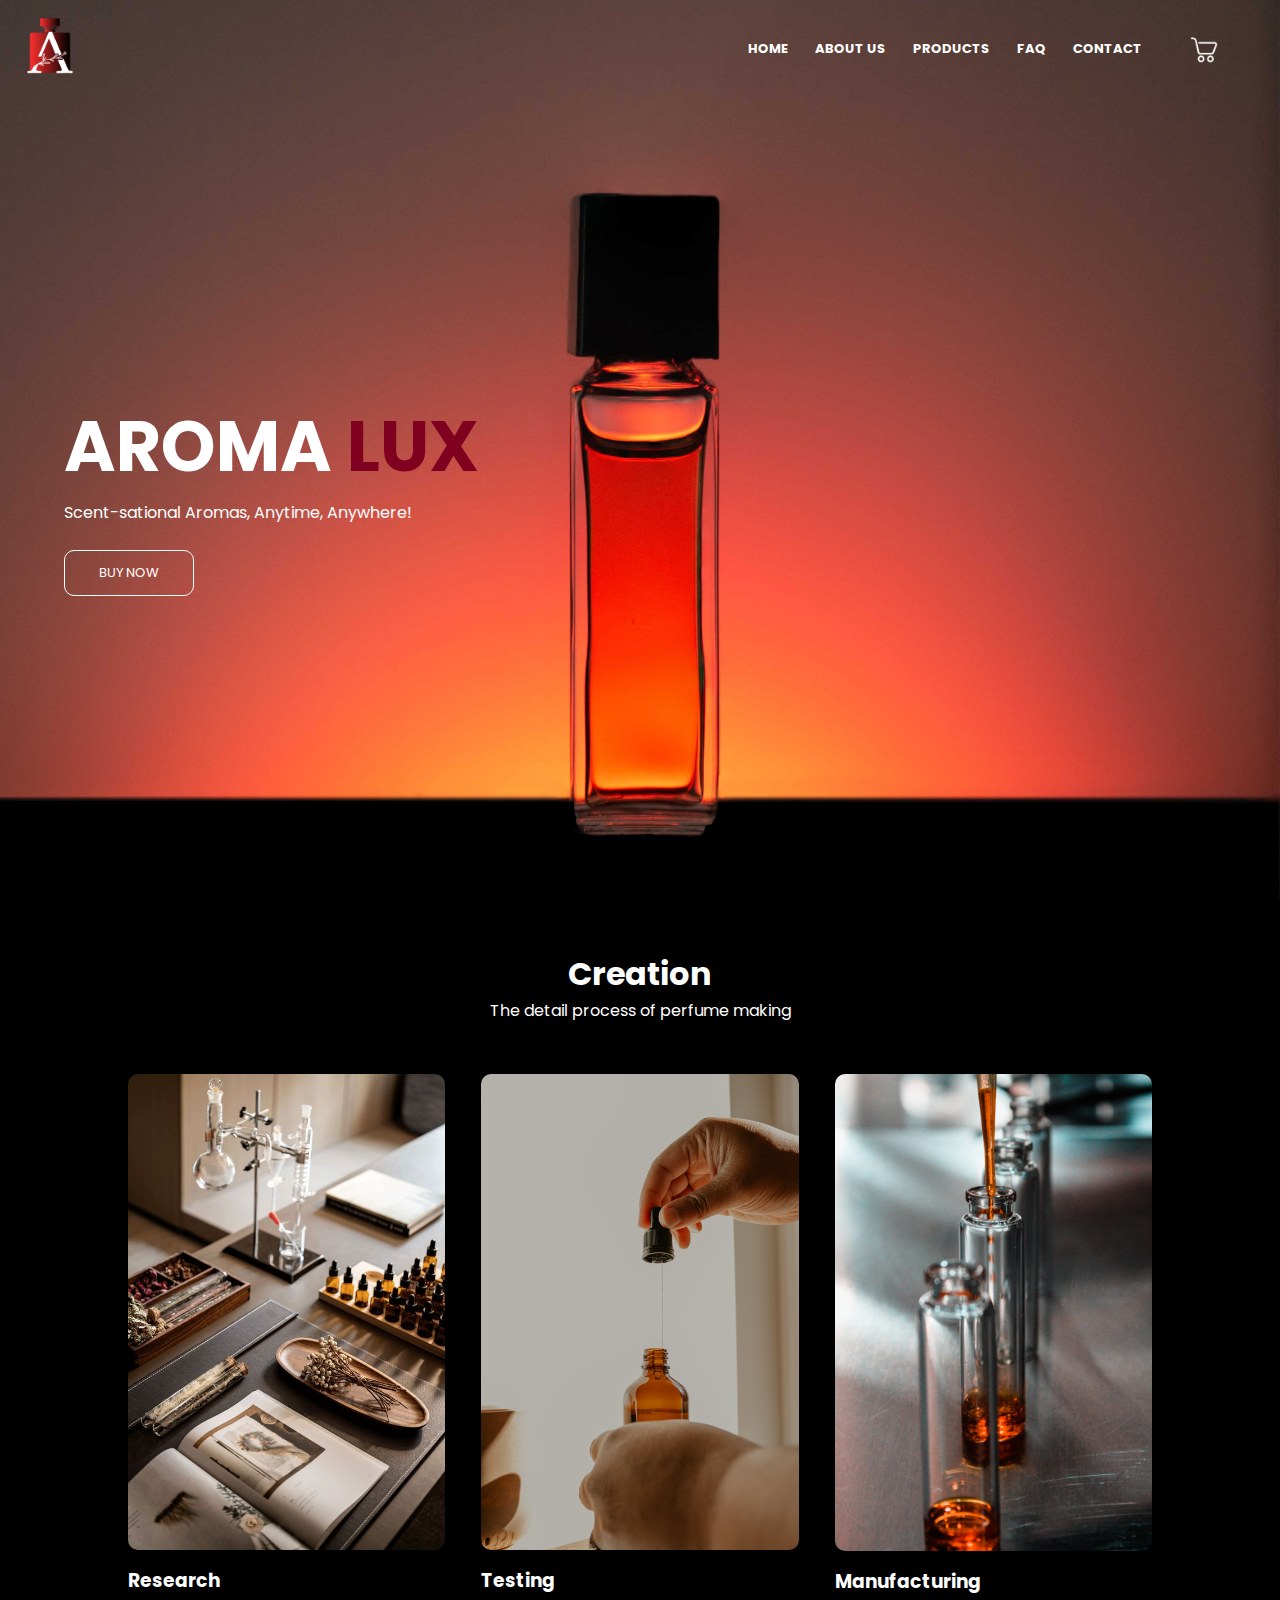
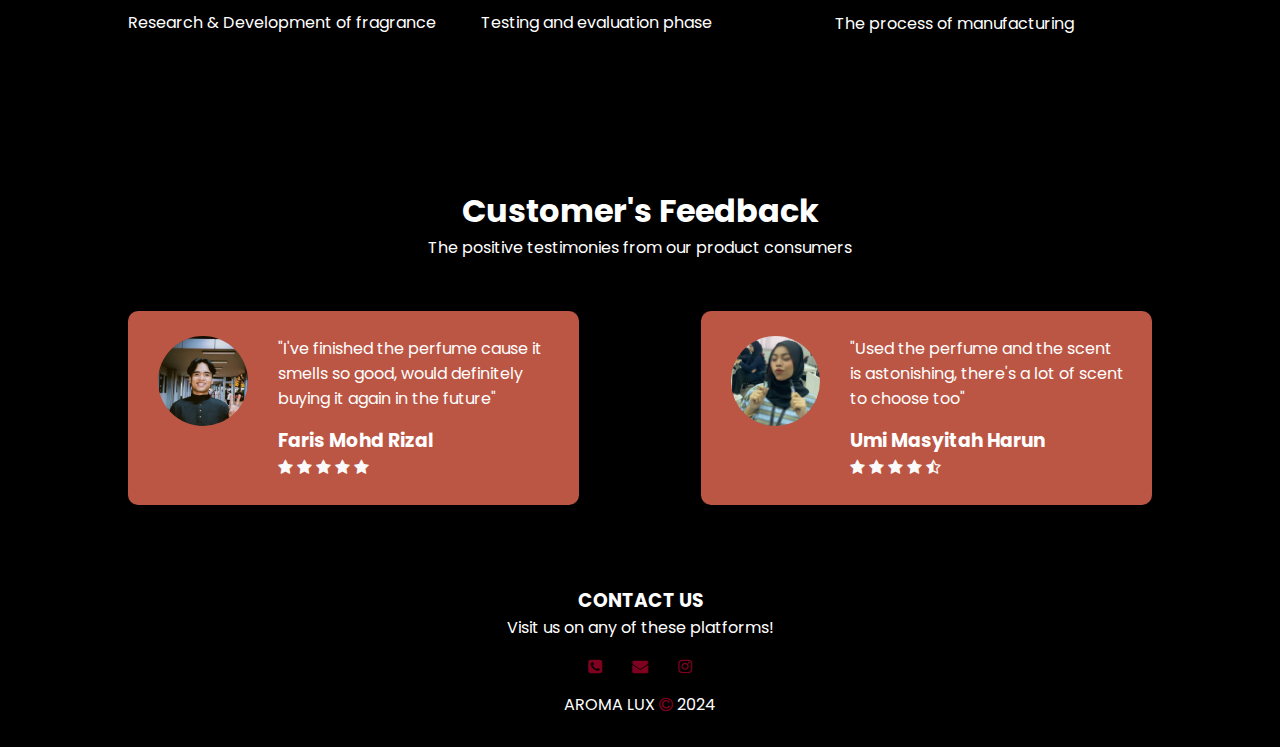
<file: index.html>
<html>
    <head>
        <title>Home - AROMA LUX</title>
    </head>
    <style>
        .header
            {
                background-image: url('image/perfume.jpg');
                
            }

        .gallery
            {
                width: 80%;
                margin: auto;
                text-align: center;
                padding-top:50px ;
                color: white;
            }



        .gallery-col
            {
                flex-basis: 31%;
                border-radius: 10px;
                margin-bottom: 5%;
                text-align: left;
            }

        .gallery-col img
            {
                width: 100%;
                border-radius: 10px;
            }

        .gallery-col p
            {
                padding: 0;
            }

        .gallery-col h3
            {
                margin-top: 16px;
                margin-bottom: 15px;
                text-align: left;
            }

        .testimonials
            {
                width: 80%;
                margin: auto;
                padding-top: 100px;
                text-align: center;
                color: white;
            }
        
        .testimonial-col
            {
                flex-basis: 44%;
                border-radius: 10px;
                margin-bottom: 5%;
                text-align: left;
                background: #bc5644;
                padding: 25px;
                cursor: pointer;
                display: flex;
            }
        
        .testimonial-col img
            {
                height: 90px;
                margin-left: 5px;
                margin-right: 30px;
                border-radius: 50%;
            }
        
        .testimonial-col p 
            {
                padding: 0;
            }

        .testimonial-col h3
            {
                margin-top: 15px;
                text-align: left;
            }

        .testimonial-col .fa
            {
                color:#fafafa;
            }
    </style>

    <link rel="stylesheet" href="css/style.css">
    <link rel="preconnect" href="https://fonts.googleapis.com">
    <link href="https://fonts.googleapis.com/css2?family=Poppins:wght@300;400;500;700;800;900&display=swap" rel="stylesheet">
    <link rel="stylesheet" href="https://cdnjs.cloudflare.com/ajax/libs/font-awesome/4.7.0/css/font-awesome.min.css">

    <body>
        <section class="header">

            <nav class="navbar">
                <a href="about.html"><img src="image/logo5.png"></a>
                
                

                <div class="nav-links">
                    <ul><b>
                        <li><a href="index.html">HOME</a></li>
                        <li><a href="about.html">ABOUT US</a></li>
                        <li><a href="products.html">PRODUCTS</a></li>
                        <li><a href="faq.html">FAQ</a></li>        
                        <li><a href="contact.html">CONTACT</a></li>
                    </b>    
                    </ul>
                </div>
                <a href="https://www.instagram.com/aromaluxfragrance?igsh=MXU3YmRieG9nM3Yzaw=="><img src="image/cart4.png" width="30%"></a>
            </nav>

            <div class="text-box">
                
                <h1><font color="white">AROMA</font> <font color="#800020">LUX</font></h1>
                <p>Scent-sational Aromas, Anytime, Anywhere!</p>
                <br>
                <a href="products.html" class="hero-btn">BUY NOW</a>
    
            </div>
        </section>

        <section class="gallery">
            <h1>Creation</h1>
            <p>The detail process of perfume making</p>

            <div class="row">
                <div class="gallery-col">
                    <img src="image/g4.jpg" alt="gambar KS">
                    <h3>Research</h3>
                    <p>Research & Development of fragrance</p>
                </div>

                <div class="gallery-col">
                    <img src="image/g6.jpg" alt="gambar KS">
                    <h3>Testing</h3>
                    <p>Testing and evaluation phase</p>
                </div>

                <div class="gallery-col">
                    <img src="image/g2.jpg" height="85%" alt="gambar KS">
                    <h3>Manufacturing</h3>
                    <p>The process of manufacturing</p>
                </div>

                
            </div>
        </section>

        <section class="testimonials">
            <h1>Customer's Feedback</h1>
            <p>The positive testimonies from our product consumers</p>
            
            <div class="row">
                <div class="testimonial-col">
                    <img src="image/faris.jpg">
                    <div>
                        <p>"I've finished the perfume cause it smells so good, would definitely buying it again in the future"</p>
                        <h3>Faris Mohd Rizal</h3>
                        <i class="fa fa-star" aria-hidden="true"></i>
                        <i class="fa fa-star" aria-hidden="true"></i>
                        <i class="fa fa-star" aria-hidden="true"></i>
                        <i class="fa fa-star" aria-hidden="true"></i>
                        <i class="fa fa-star" aria-hidden="true"></i>

                    </div>
                </div>
            
                <div class="testimonial-col">
                    <img src="image/umi.jpg">
                    <div>
                        <p>"Used the perfume and the scent is astonishing, there's a lot of scent to choose too"
                        </p>
                        <h3>Umi Masyitah Harun</h3>
                        <i class="fa fa-star" aria-hidden="true"></i>
                        <i class="fa fa-star" aria-hidden="true"></i>
                        <i class="fa fa-star" aria-hidden="true"></i>
                        <i class="fa fa-star" aria-hidden="true"></i>
                        <i class="fa fa-star-half-o" aria-hidden="true"></i>

                    </div>
                </div>
            </div>

        </section>

        <section class="footer">
            <h3>CONTACT US</h3>
            <p>Visit us on any of these platforms!</p>
            <div class="icons">
                <a href="contact.html"><i class="fa fa-phone-square" aria-hidden="true"></i></a>
                <a href="mailto:aromaluxfragrance@gmail.com"><i class="fa fa-envelope" aria-hidden="true"></i></a>
                <a href="https://www.instagram.com/aromaluxfragrance?igsh=MXU3YmRieG9nM3Yzaw=="><i class="fa fa-instagram" aria-hidden="true"></i></a>
                
            </div>
            <p>AROMA LUX <i class="fa fa-copyright" aria-hidden="true"></i> 2024</p>
        </section>
    
    </body>
</html>
</file>
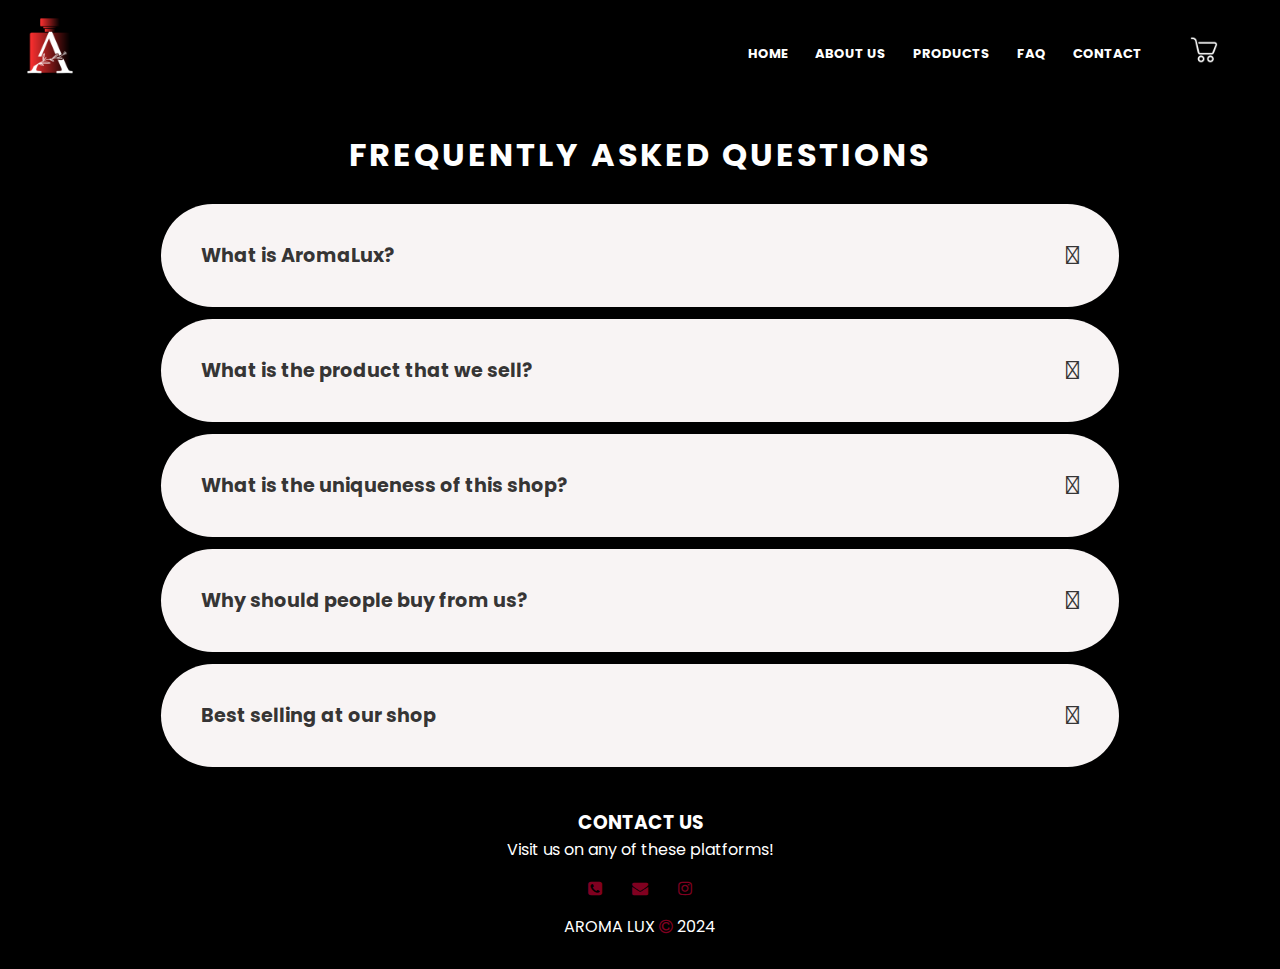
<file: faq.html>
<!DOCTYPE html> 
<html lang="en"> 
  <head> 
    <meta charset="UTF-8" /> 
    <meta http-equiv="X-UA-Compatible" content="IE=edge" /> 
    <meta name="viewport" content="width=device-width, initial-scale=1.0" /> 
    <title>Frequently Asked Questions</title> 
    <link rel="stylesheet" href="css/style.css">
    <link rel="stylesheet" href="https://cdnjs.cloudflare.com/ajax/libs/font-awesome/6.2.1/css/all.min.css" integrity="sha512-MV7K8+y+gLIBoVD59lQIYicR65iaqukzvf/nwasF0nqhPay5w/9lJmVM2hMDcnK1OnMGCdVK+iQrJ7lzPJQd1w==" 
      crossorigin="anonymous" 
      referrerpolicy="no-referrer" /> 
  </head> 
  <style>
 
.wrapper { 
  max-width: 75%; 
  margin: auto; 
} 
 
.wrapper > p, 
.wrapper > h1 { 
  margin: 1.5rem 0; 
  text-align: center; 
} 
 
.wrapper > h1 { 
  letter-spacing: 3px; 
} 
 
.accordion { 
  background-color: rgb(248, 244, 244); 
  color: rgba(0, 0, 0, 0.8); 
  cursor: pointer; 
  font-size: 1.2rem; 
  width: 100%; 
  padding: 2rem 2.5rem; 
  border: none; 
  outline: none; 
  transition: 0.4s; 
  display: flex; 
  justify-content: space-between; 
  align-items: center; 
  font-weight: bold; 
} 
 
.accordion i { 
  font-size: 1.6rem; 
} 
 
.active, 
.accordion:hover { 
  background-color: #f1f7f5; 
} 
.pannel { 
  padding: 0 2rem 2.5rem 2rem; 
  background-color: white; 
  overflow: hidden; 
  background-color: #f1f7f5; 
  display: none; 
  border-radius: 60px;
} 
.pannel p { 
  color: rgba(0, 0, 0, 0.7); 
  font-size: 1.2rem; 
  line-height: 1.4; 
} 
 
.faq { 
  border: 1px solid rgba(0, 0, 0, 0.2); 
  margin: 10px 0; 
} 
.faq.active { 
  border-radius: 60px; 
}

  </style>
  <link rel="preconnect" href="https://fonts.googleapis.com">
  <link href="https://fonts.googleapis.com/css2?family=Poppins:wght@300;400;500;700;800;900&display=swap" rel="stylesheet">
  <link rel="stylesheet" href="https://cdnjs.cloudflare.com/ajax/libs/font-awesome/4.7.0/css/font-awesome.min.css">
  <body bgcolor="black"> 
    <nav class="navbar">
        <a href="about.html"><img src="image/logo5.png"></a>
        
        

        <div class="nav-links">
            <ul><b>
                <li><a href="index.html">HOME</a></li>
                <li><a href="about.html">ABOUT US</a></li>
                <li><a href="products.html">PRODUCTS</a></li>
                <li><a href="faq.html">FAQ</a></li>        
                <li><a href="contact.html">CONTACT</a></li>
            </b>    
            </ul>
        </div>
        <a href="https://www.instagram.com/aromaluxfragrance?igsh=MXU3YmRieG9nM3Yzaw=="><img src="image/cart4.png" width="30%"></a>
    </nav>
 
    <div class="wrapper">  
      <h1><font color="white">FREQUENTLY ASKED QUESTIONS</font></h1> 
 
      <div class="faq"> 
        <button class="accordion"> 
          What is AromaLux? 
          <i class="fa-solid fa-chevron-down"></i> 
        </button> 
        <div class="pannel"> 
          <p> 
            AromaLux is the brand under which we sell perfumes. The perfume brand was globally distributed by our company. The perfumes that are available are increasingly making their way into the industry that produces the fragrances that people use every day. We move on to our business's industry profile. Everyone needs a perfume for special occasions or everyday wear. Not just for ladies, but for users of both sexes as well, and it's comfortable to use whenever you're old enough. 
          </p> 
        </div> 
      </div> 
 
      <div class="faq"> 
        <button class="accordion"> 
          What is the product that we sell? 
          <i class="fa-solid fa-chevron-down"></i> 
        </button> 
        <div class="pannel"> 
          <p> 
            We offer a variety of perfumes from AromaLux, which offers 14 different scents depending on what our customers want. The material we use has a parfum concentration that lasts for up to 72 hours for every user. Our perfume bottle has a 6ML capacity. The following are the perfume-related products that will be selling. We can appear and feel much more appealing, presentable, and natural with the aid of this perfume.  
          </p> 
        </div> 
      </div> 
 
      <div class="faq"> 
        <button class="accordion"> 
            What is the uniqueness of this shop? 
          <i class="fa-solid fa-chevron-down"></i> 
        </button> 
        <div class="pannel"> 
          <p> 
            We selling the perfume eco-friendly packaging, cruelty-free ingredients, or a distinctive scent profile, a strong USP attracts customers. 
          </p> 
        </div> 
      </div> 
 
     
 
      <div class="faq"> 
        <button class="accordion"> 
            Why should people buy from us? 
          <i class="fa-solid fa-chevron-down"></i> 
        </button> 
        <div class="pannel"> 
            <ul>
                <li style="list-style-position: Inside;">Cheaper perfume but Great Quality.</li>
                <li style="list-style-position: Inside;">Various type of perfume for Male and Female.</li>
                <li style="list-style-position: Inside;">Easy carry to go with it.</li>
            </ul>
        </div> 
      </div> 
 
      <div class="faq"> 
        <button class="accordion"> 
          Best selling at our shop 
          <i class="fa-solid fa-chevron-down"></i> 
        </button> 
        <div class="pannel"> 
            <ul>
                <li style="list-style-position: Inside;">Luscious</li>
                <li style="list-style-position: Inside;">Heaveanly Lilies</li>
                <li style="list-style-position: Inside;">Mermaid</li>
                <li style="list-style-position: Inside;">Romantic</li>
            </ul>
        </div> 
      </div> 
    </div> 
    <section class="footer">
        <h3>CONTACT US</h3>
        <p>Visit us on any of these platforms!</p>
        <div class="icons">
            <a href="contact.html"><i class="fa fa-phone-square" aria-hidden="true"></i></a>
            <a href="mailto:aromaluxfragrance@gmail.com"><i class="fa fa-envelope" aria-hidden="true"></i></a>
            <a href="https://www.instagram.com/aromaluxfragrance?igsh=MXU3YmRieG9nM3Yzaw=="><i class="fa fa-instagram" aria-hidden="true"></i></a>
            
        </div>
        <p>AROMA LUX <i class="fa fa-copyright" aria-hidden="true"></i> 2024</p>
    </section>
 
    <script> 
      var acc = document.getElementsByClassName("accordion"); 
      var i; 
 
      for (i = 0; i < acc.length; i++) { 
        acc[i].addEventListener("click", function () { 
          this.classList.toggle("active"); 
          this.parentElement.classList.toggle("active"); 
 
          var pannel = this.nextElementSibling; 
 
          if (pannel.style.display === "block") { 
            pannel.style.display = "none"; 
          } else { 
            pannel.style.display = "block"; 
          } 
        }); 
      } 
    </script> 
  </body> 
</html>
</file>
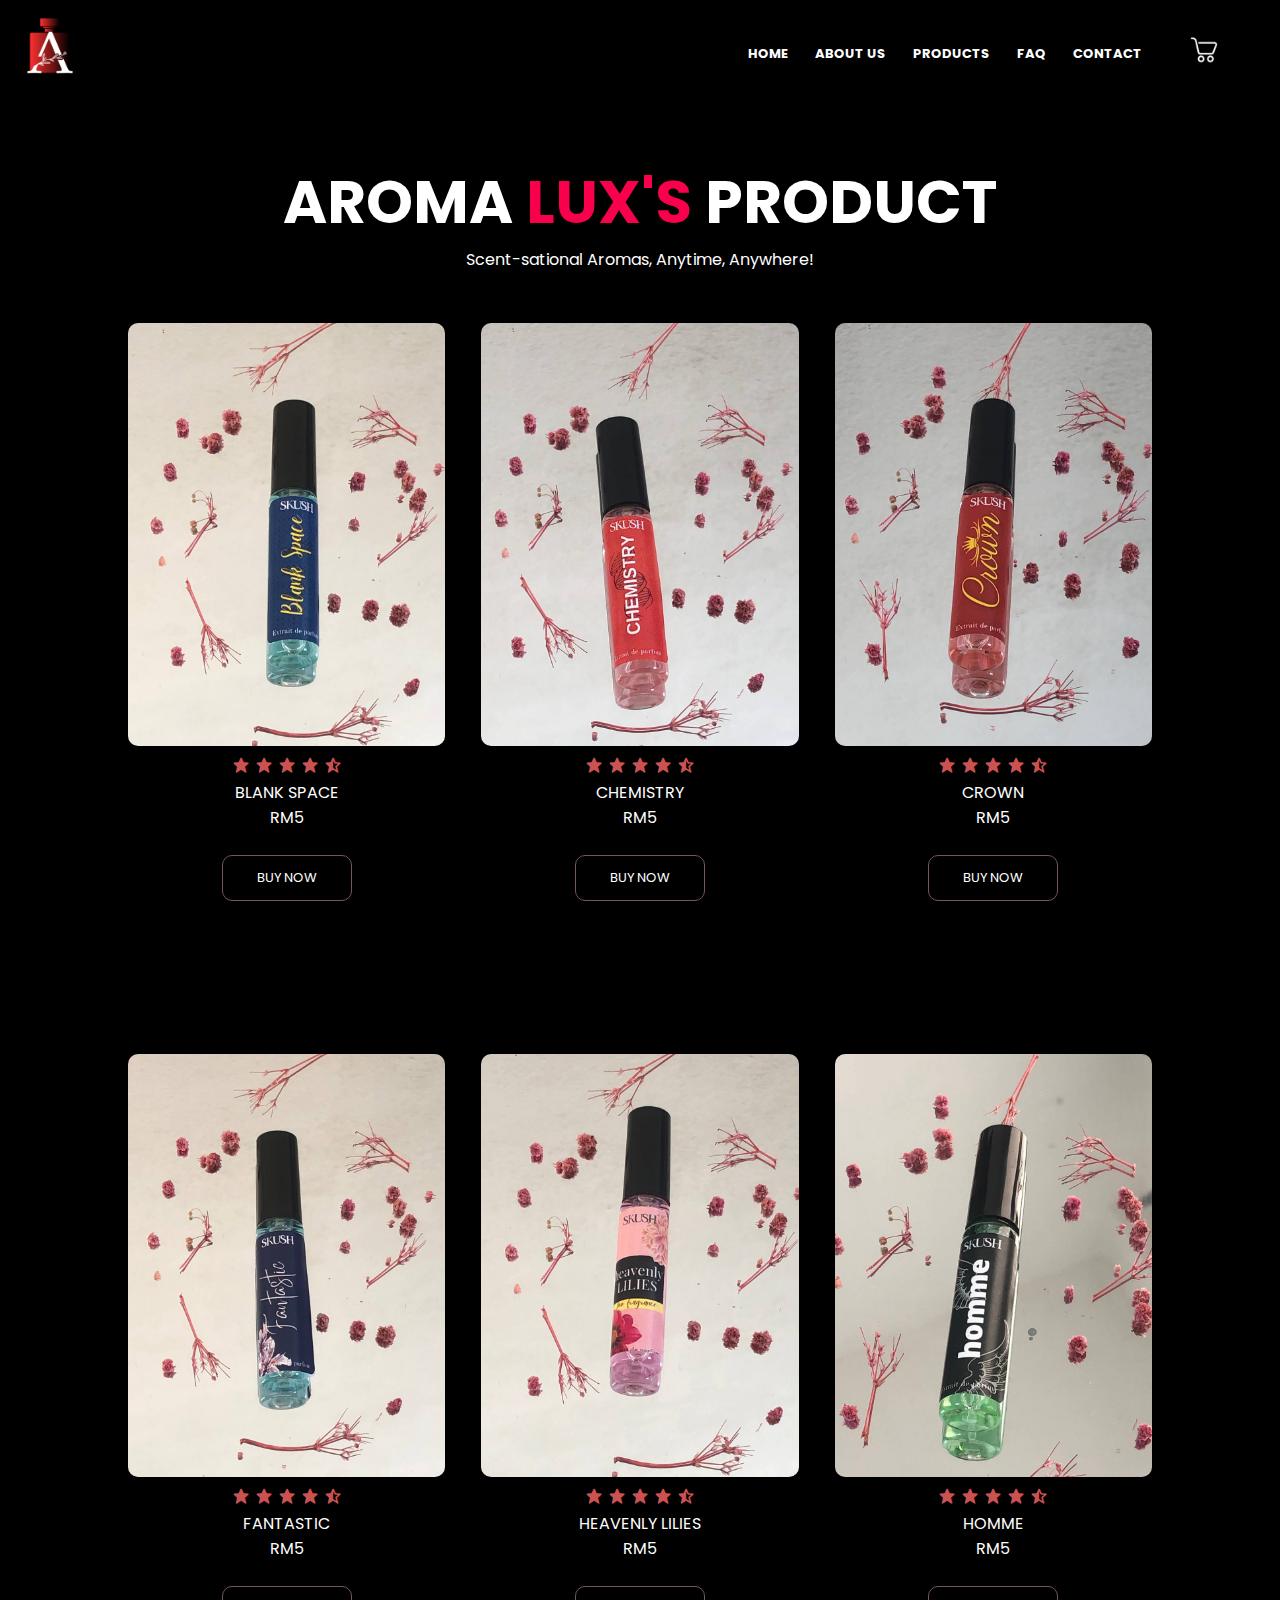
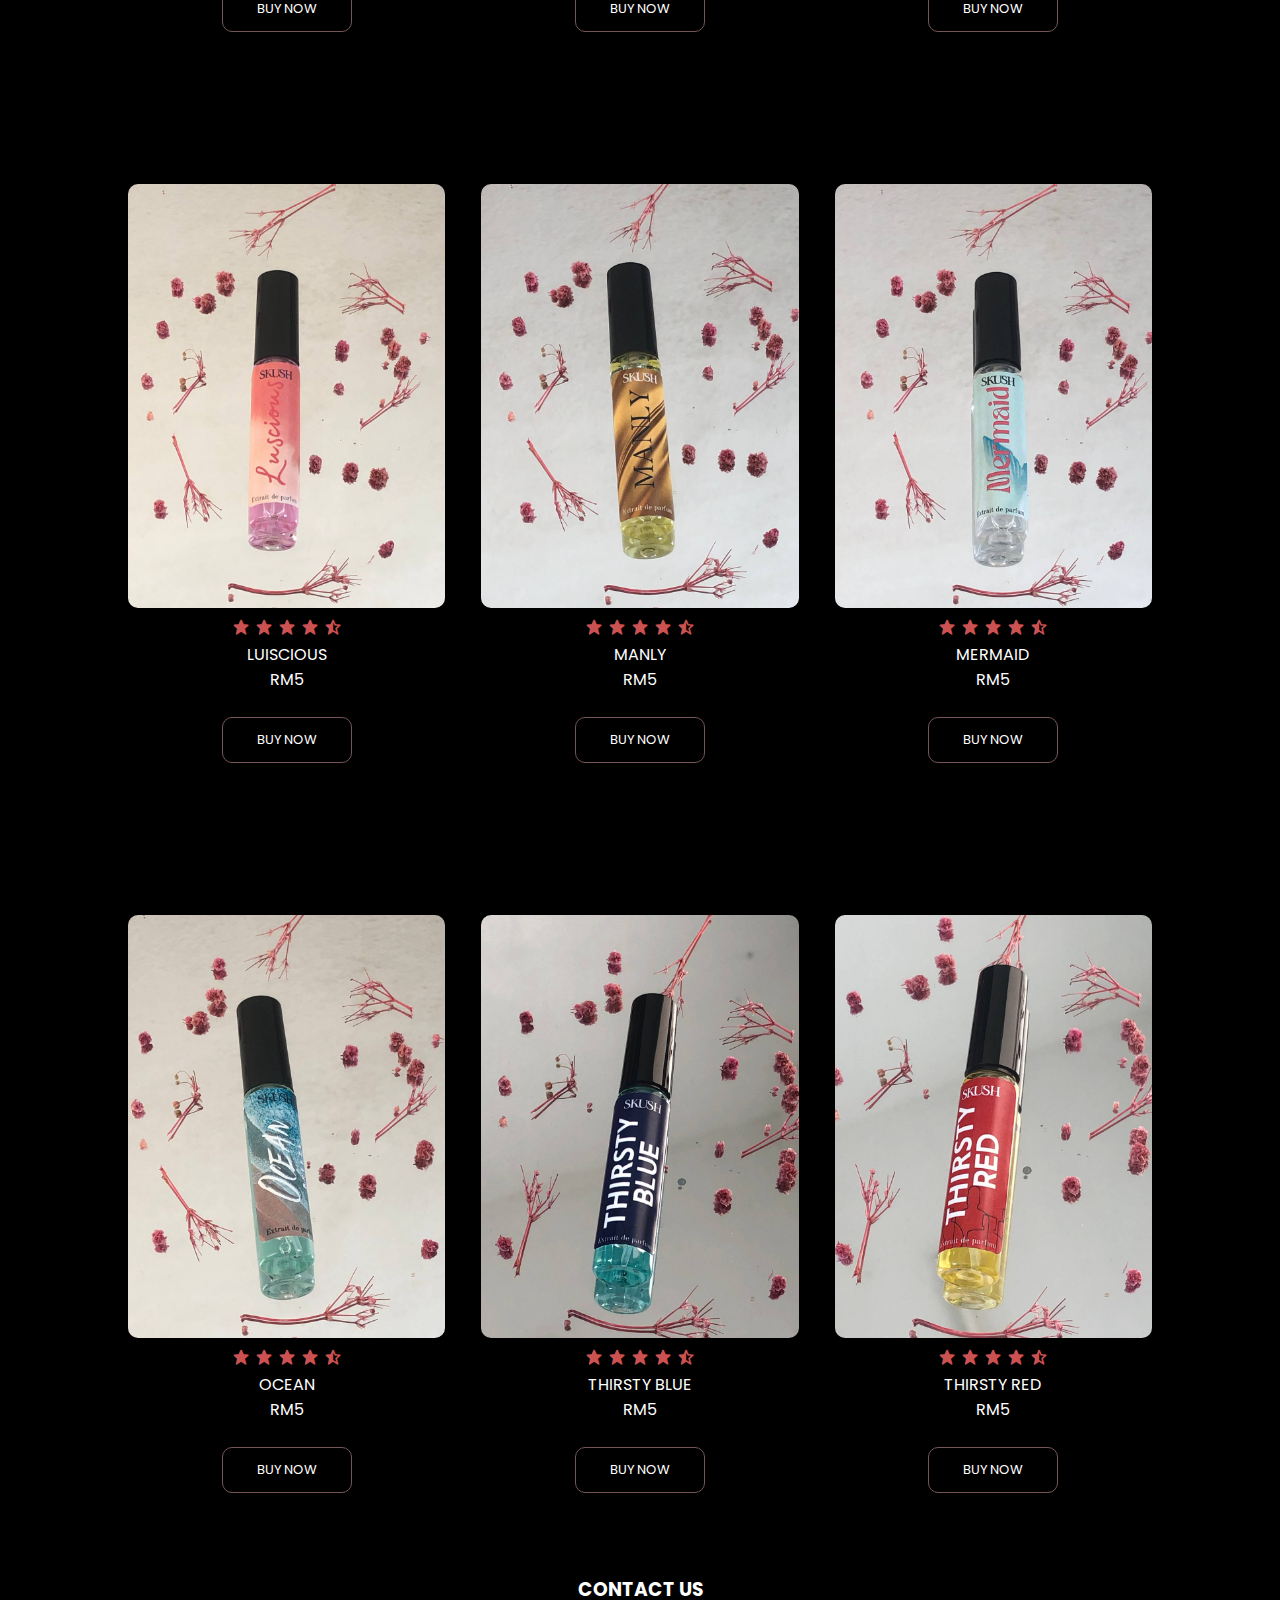
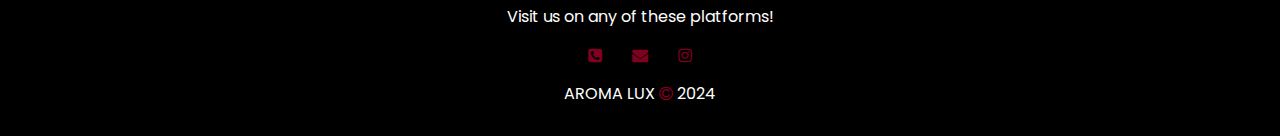
<file: products.html>
<!DOCTYPE html>
<html lang="en">
<head>
 <title>Products</title>

    <link rel="preconnect" href="https://fonts.googleapis.com">
    <link href="https://fonts.googleapis.com/css2?family=Poppins:wght@300;400;500;700;800;900&display=swap" rel="stylesheet">
    <link rel="stylesheet" href="css/style.css">
    <link rel="stylesheet" href="https://unpkg.com/boxicons@latest/css/boxicons.min.css">
    <link rel="stylesheet" href="https://cdnjs.cloudflare.com/ajax/libs/font-awesome/4.7.0/css/font-awesome.min.css">
    
    <style>
*
{
    margin: 0;
    padding: 0%;
    font-family: 'Poppins', sans-serif;
}

h1 
        {
        font-size: 60px;
        }

.gallery 
    { 
        width: 80%; 
        margin: auto; 
        text-align: center; 
        padding-top:50px ; 
    } 
 
.gallery-col 
    { 
        flex-basis: 31%; 
        border-radius: 10px; 
        margin-bottom: 5%; 
        text-align: center; 
    } 
 
.gallery-col img 
    { 
        width: 100%; 
        border-radius: 10px; 
    } 
 
.gallery-col p 
    { 
        padding: 0; 
    } 
 
.gallery-col h3 
    { 
        margin-top: 16px; 
        margin-bottom: 15px; 
        text-align: center; 
    }

    



.rating {
    color: rgb(204, 82, 82);
    font-size: 18px; 

}

.price h4{
    color: rgb(20, 20, 20);
    font-size: 16px;
    text-transform: capitalize;
    font-weight: 400;

}


.hero-btn 
    { 
        display: inline-block; 
        text-decoration: none; 
        color:white; 
        border: 1px solid #755555; 
        border-radius: 10px; 
        padding:12px 34px; 
        font-size: 13px; 
        background:transparent; 
        position: relative; 
        cursor: pointer; 
    } 
 
.hero-btn:hover 
    { 
        border: 1px solid #800020; 
        background: #800020; 
        transition: 1s;
        
    }

    </style>
<body bgcolor="#1c1c1c">
        <font color="white">

         <nav class="navbar">
                <a href="about.html"><img src="image/logo5.png"></a>
                
                
        
                <div class="nav-links">
                    <ul><b>
                        <li><a href="index.html">HOME</a></li>
                        <li><a href="about.html">ABOUT US</a></li>
                        <li><a href="products.html">PRODUCTS</a></li>
                        <li><a href="faq.html">FAQ</a></li>        
                        <li><a href="contact.html">CONTACT</a></li>
                    </b>    
                    </ul>
                </div>
                <a href="https://www.instagram.com/aromaluxfragrance?igsh=MXU3YmRieG9nM3Yzaw=="><img src="image/cart4.png" width="30%"></a>
         </nav>

        <section class="gallery"> 
            <h1>AROMA <font color="#f9004d">LUX'S</font> PRODUCT</h1> 
            <p>Scent-sational Aromas, Anytime, Anywhere!</p> 
 
            <div class="row"> 
                <div class="gallery-col"> 
                    <img src="image/bs.jpg" alt="bs">

                 
                    
                    
                    <div class="rating">
                        <i class='bx bxs-star'></i>
                        <i class='bx bxs-star'></i>
                        <i class='bx bxs-star'></i>
                        <i class='bx bxs-star'></i>
                        <i class='bx bxs-star-half' ></i>
                    
                    </div>
                    
                    <div class="price">
                    <h4><font color="white">BLANK SPACE</font></h4>
                    <p>RM5</p>
                    <br>
                    <a href="https://www.instagram.com/p/CyoRnlavcLz/?igsh=MTF0azdzZGd5cnFqMQ==" class="hero-btn">BUY NOW</a>
                    </div>

                </div> 
 
                <div class="gallery-col"> 
                    <img src="image/chemistry.jpg" alt="chemistry"> 
                    
                    
                    <div class="rating">
                        <i class='bx bxs-star'></i>
                        <i class='bx bxs-star'></i>
                        <i class='bx bxs-star'></i>
                        <i class='bx bxs-star'></i>
                        <i class='bx bxs-star-half' ></i>
                    
                    </div>
                    
                    <div class="price">
                    <h4><font color="white">CHEMISTRY</font></h4>
                    <p>RM5</p>
                    <br>
                    <a href="https://www.instagram.com/p/CyoS36hvIDV/?igsh=MTV1MmozZGhmNTd6cg==" class="hero-btn">BUY NOW</a>
                    </div>

                </div> 
 
                <div class="gallery-col"> 
                    <img src="image/crown.jpg" alt="crown"> 
                    
                                        
                    <div class="rating">
                        <i class='bx bxs-star'></i>
                        <i class='bx bxs-star'></i>
                        <i class='bx bxs-star'></i>
                        <i class='bx bxs-star'></i>
                        <i class='bx bxs-star-half' ></i>
                    
                    </div>
                    
                    <div class="price">
                    <h4><font color="white">CROWN</font></h4>
                    <p>RM5</p>
                    <br>
                    <a href="https://www.instagram.com/p/CyoUfU5P2Ix/?igsh=MTJuNGQwdmwwamlsMQ==" class="hero-btn">BUY NOW</a>
                    </div> 

            </div>
        </section>
<section class="gallery"> 
 
            <div class="row"> 
                <div class="gallery-col"> 
                    <img src="image/fantastic.jpg" alt="fantastic">
                    
                 
                    
                    
                    <div class="rating">
                        <i class='bx bxs-star'></i>
                        <i class='bx bxs-star'></i>
                        <i class='bx bxs-star'></i>
                        <i class='bx bxs-star'></i>
                        <i class='bx bxs-star-half' ></i>
                    
                    </div>
                    
                    <div class="price">
                    <h4><font color="white">FANTASTIC</font></h4>
                    <p>RM5</p>
                    <br>
                    <a href="https://www.instagram.com/p/CyoQpxJPloS/?igsh=M3NuMTBicGphemI2" class="hero-btn">BUY NOW</a>

                    </div>

                </div> 
 
                <div class="gallery-col"> 
                    <img src="image/heaven.jpg" alt="heavenly lily"> 
                    
                    
                    <div class="rating">
                        <i class='bx bxs-star'></i>
                        <i class='bx bxs-star'></i>
                        <i class='bx bxs-star'></i>
                        <i class='bx bxs-star'></i>
                        <i class='bx bxs-star-half' ></i>
                    
                    </div>
                    
                    <div class="price">
                    <h4><font color="white">HEAVENLY LILIES</font></h4>
                    <p>RM5</p>
                    <br>
                    <a href="https://www.instagram.com/p/CyoRblwv8am/?igsh=M2w4ejR3dGllenFz" class="hero-btn">BUY NOW</a>

                    </div>

                </div> 
 
                <div class="gallery-col"> 
                    <img src="image/homme.jpg" alt="homme"> 
                   
                                        
                    <div class="rating">
                        <i class='bx bxs-star'></i>
                        <i class='bx bxs-star'></i>
                        <i class='bx bxs-star'></i>
                        <i class='bx bxs-star'></i>
                        <i class='bx bxs-star-half' ></i>
                    
                    </div>
                    
                    <div class="price">
                    <h4><font color="white">HOMME</font></h4>
                    <p>RM5</p>
                    <br>
                    <a href="https://www.instagram.com/p/CyoSsSmvSO5/?igsh=MXdqNGRleG5vZXE1bA==" class="hero-btn">BUY NOW</a>

                    </div> 

            </div>
        </section>
<section class="gallery"> 
 
            <div class="row"> 
                <div class="gallery-col"> 
                    <img src="image/luscious.jpg" alt="luscious">
                    
                 
                    
                    
                    <div class="rating">
                        <i class='bx bxs-star'></i>
                        <i class='bx bxs-star'></i>
                        <i class='bx bxs-star'></i>
                        <i class='bx bxs-star'></i>
                        <i class='bx bxs-star-half' ></i>
                    
                    </div>
                    
                    <div class="price">
                    <h4><font color="white">LUISCIOUS</font></h4>
                    <p>RM5</p>
                    <br>
                    <a href="https://www.instagram.com/p/CyoRiK3v2sK/?igsh=MTBoMWIwd2VkMzF6aA==" class="hero-btn">BUY NOW</a>

                    </div>

                </div> 
 
                <div class="gallery-col"> 
                    <img src="image/manly.jpg" alt="manly"> 
                    
                    
                    <div class="rating">
                        <i class='bx bxs-star'></i>
                        <i class='bx bxs-star'></i>
                        <i class='bx bxs-star'></i>
                        <i class='bx bxs-star'></i>
                        <i class='bx bxs-star-half' ></i>
                    
                    </div>
                    
                    <div class="price">
                    <h4><font color="white">MANLY</font></h4>
                    <p>RM5</p>
                    <br>
                    <a href="https://www.instagram.com/p/CyoSvYNPRIK/?igsh=NWh6ZDcyNnQ0eHkw" class="hero-btn">BUY NOW</a>

                    </div>

                </div> 
 
                <div class="gallery-col"> 
                    <img src="image/mermaid.jpg" alt="mermaid"> 
                    
                                        
                    <div class="rating">
                        <i class='bx bxs-star'></i>
                        <i class='bx bxs-star'></i>
                        <i class='bx bxs-star'></i>
                        <i class='bx bxs-star'></i>
                        <i class='bx bxs-star-half' ></i>
                    
                    </div>
                    
                    <div class="price">
                    <h4><font color="white">MERMAID</font></h4>
                    <p>RM5</p>
                    <br>
                    <a href="https://www.instagram.com/p/CyoQlQfvruN/?igsh=MzEyMjF6MjR3Zmhk" class="hero-btn">BUY NOW</a>

                    </div> 

            </div>
        </section>
</section>

    <section class="gallery"> 

        <div class="row"> 
            <div class="gallery-col"> 
                <img src="image/ocean.jpg" alt="ocean">
                
             
                
                <div class="rating">
                    <i class='bx bxs-star'></i>
                    <i class='bx bxs-star'></i>
                    <i class='bx bxs-star'></i>
                    <i class='bx bxs-star'></i>
                    <i class='bx bxs-star-half' ></i>
                
                </div>
                
                <div class="price">
                <h4><font color="white">OCEAN</font></h4>
                <p>RM5</p>
                <br>
                <a href="https://www.instagram.com/p/CyoUbeQPLwS/?igsh=MWx6emxqYXByY3E1Yw==" class="hero-btn">BUY NOW</a>

                </div>

            </div> 

            <div class="gallery-col"> 
                <img src="image/tb.jpg" alt="tb"> 
                
                
                <div class="rating">
                    <i class='bx bxs-star'></i>
                    <i class='bx bxs-star'></i>
                    <i class='bx bxs-star'></i>
                    <i class='bx bxs-star'></i>
                    <i class='bx bxs-star-half' ></i>
                
                </div>
                
                <div class="price">
                <h4><font color="white">THIRSTY BLUE</font></h4>
                <p>RM5</p>
                <br>
                <a href="https://www.instagram.com/p/CyoSxPpPjAg/?igsh=NzB6ODV6NHRwemRk" class="hero-btn">BUY NOW</a>

                </div>

            </div> 

            <div class="gallery-col"> 
                <img src="image/tr.jpg" alt="tr"> 
                
                                    
                <div class="rating">
                    <i class='bx bxs-star'></i>
                    <i class='bx bxs-star'></i>
                    <i class='bx bxs-star'></i>
                    <i class='bx bxs-star'></i>
                    <i class='bx bxs-star-half' ></i>
                
                </div>
                
                <div class="price">
                <h4><font color="white">THIRSTY RED</font></h4>
                <p>RM5</p>
                <br>
                <a href="https://www.instagram.com/p/CyoS0qYPvXn/?igsh=aGJkYTk2YXNybm8y" class="hero-btn">BUY NOW</a>

                </div> 

        </div>
    </section>

    </font>
            
    <section class="footer">
        <h3>CONTACT US</h3>
        <p>Visit us on any of these platforms!</p>
        <div class="icons">
            <a href="contact.html"><i class="fa fa-phone-square" aria-hidden="true"></i></a>
            <a href="mailto:aromaluxfragrance@gmail.com"><i class="fa fa-envelope" aria-hidden="true"></i></a>
            <a href="https://www.instagram.com/aromaluxfragrance?igsh=MXU3YmRieG9nM3Yzaw=="><i class="fa fa-instagram" aria-hidden="true"></i></a>
            
        </div>
        <p>AROMA LUX <i class="fa fa-copyright" aria-hidden="true"></i> 2024</p>
    </section>

    </body>
</html>
</file>
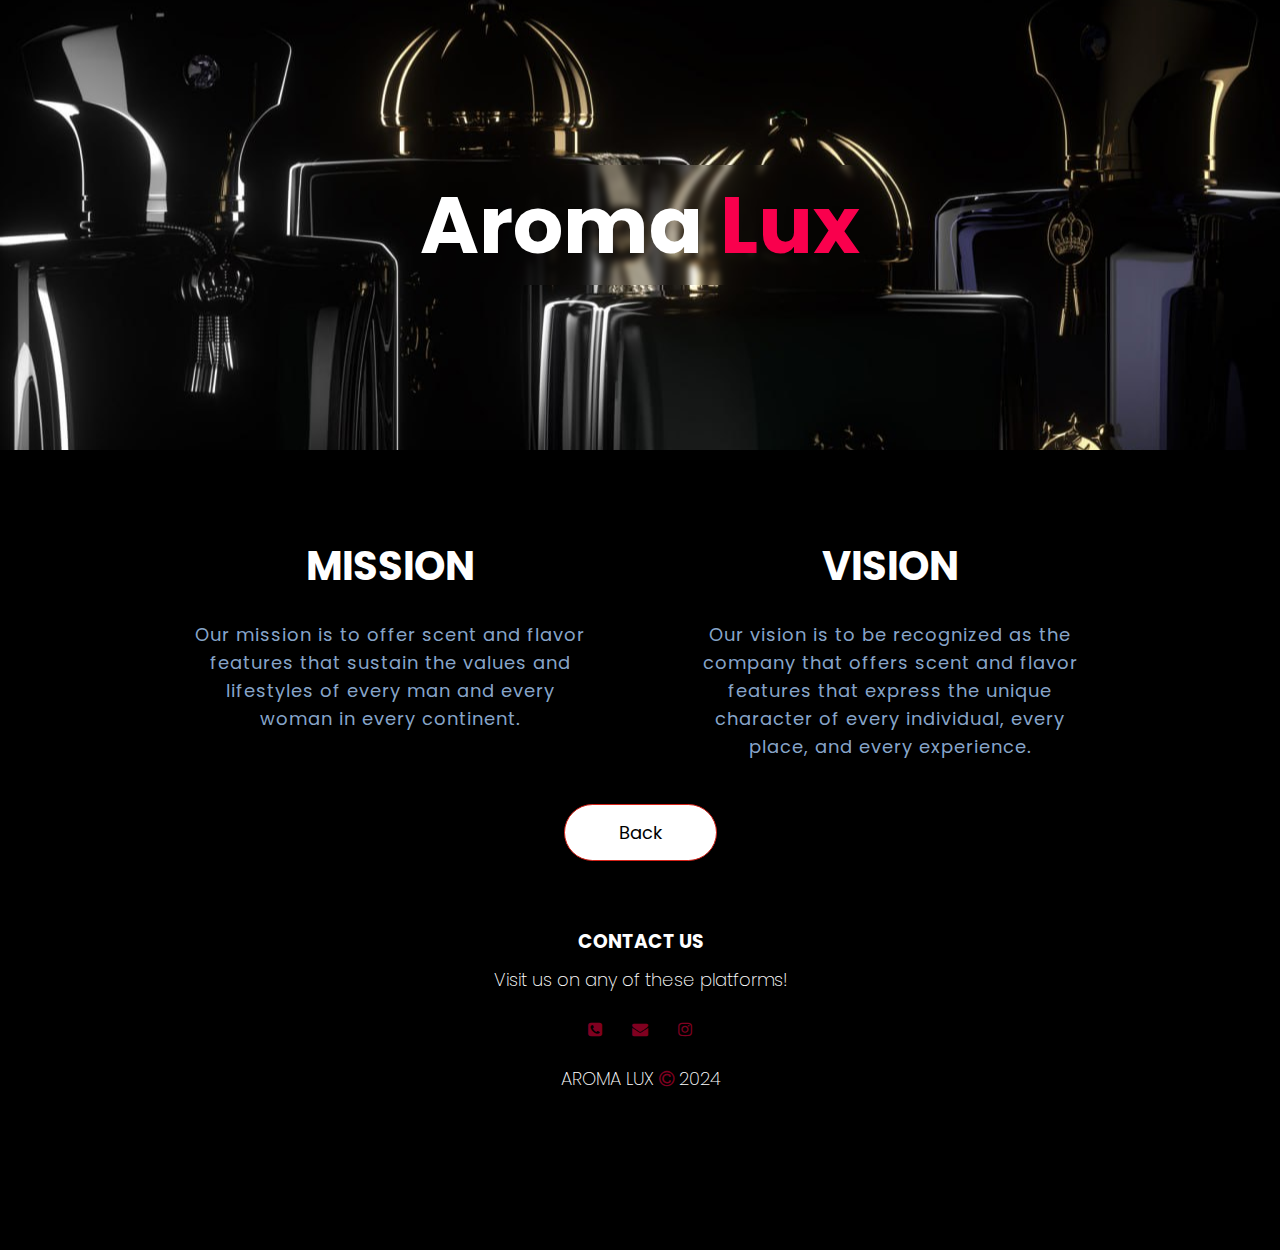
<file: vmision.html>
<html>
    <head><meta name="viewport" content="width=device-width, initial-scale=1.0">

        <title>About Us</title>

        <link rel="stylesheet" type="text/css" href="css/style.css">
        <link href="css/style.css" rel="stylesheet">
        <link href="css/style.css" rel="stylesheet">
        <link rel="stylesheet" href="css/animated.css">
        <link rel="preconnect" href="https://fonts.googleapis.com">
        <link href="https://fonts.googleapis.com/css2?family=Poppins:wght@300;400;500;700;800;900&display=swap" rel="stylesheet">
        <link rel="stylesheet" href="https://cdnjs.cloudflare.com/ajax/libs/font-awesome/4.7.0/css/font-awesome.min.css">
    </head>

    <style>

        .about-text
        {
        width: 100%;
        background-color: #191919;
        background-image: url("image/background.jpg");
        background-position: 50% 50%;
        background-size: cover;
        display: flex;
        justify-content: center;
        align-items: center;
        height: 50vh;
        }

        h1 
        {
        font-size: 80px;
        backdrop-filter: blur(3px);
        font-family: 'Poppins', sans-serif;
        border-radius: 10px;
        }
     </style>

<body>

<section class="about">

    <div class="about-text animate__animated animate__zoomIn">
    <h1 class="animate__animated animate__pulse" style="color: rgb(255, 255, 255)">Aroma <span style="color:#f9004d">Lux</span></h1>
    </div>

    <div class="mvo">
        <div class="mission">
            <h5>MISSION</h5>

            <p>
                Our mission is to offer scent and flavor features that sustain the values 
                and lifestyles of every man and every woman in every continent. 
            </p>
        </div>

        <div class="vision">
          <h5>VISION</h5>

          <p>
            Our vision is to be recognized as the company that offers scent and flavor 
            features that express the unique character of every individual, every place, and every experience.
          </p>  
        </div>       
  
        <p style="text-align: center;">
          <button onclick="document.location ='about.html'"><span></span> Back</button>
        </p>

        <section class="footer">
          <h3>CONTACT US</h3>
          <h4>Visit us on any of these platforms!</h4>
          <div class="icons">
              <a href="contact.html"><i class="fa fa-phone-square" aria-hidden="true"></i></a>
              <a href="mailto:aromaluxfragrance@gmail.com"><i class="fa fa-envelope" aria-hidden="true"></i></a>
              <a href="https://www.instagram.com/aromaluxfragrance?igsh=MXU3YmRieG9nM3Yzaw=="><i class="fa fa-instagram" aria-hidden="true"></i></a>
          </div>
          <h4>AROMA LUX <i class="fa fa-copyright" aria-hidden="true"></i> 2024</h4>
        </section>
  


</body>
</html>
</file>
<file: css/style.css>
*
{
    margin: 0;
    padding: 0%;
    font-family: 'Poppins', sans-serif;
    box-sizing: border-box;
}

.header
    {
        min-height: 100vh;
        width:100%;
        background-position: center;
        background-size: cover;
        position: relative;
    }

    nav 
    {
        display: flex;
        justify-content: space-between;
        padding-right: 2%;
        align-items: center;
        
    }

nav img
    {
        width: 100px;
        
    }


.nav-links 
    {
        flex: 1%;
        text-align: right;
    }

.nav-links ul li
    {
        list-style: none;
        display: inline-block;
        padding: 8px 12px;
        position: relative;
    }

.nav-links ul li a
    {
        color:#fff;
        text-decoration: none;
        font-size: 13px;
    }

.nav-links ul li::after
    {
        content: '';
        width: 0%;
        height: 2px;
        background: #800020;
        display: block;
        margin: auto;
        transition: 0.5s;

    }

.nav-links ul li:hover::after
    {
        width: 100%;

    }

.text-box
    {
        width: 90%;
        color:#fff;
        position: absolute;
        top: 55%;
        left: 50%;
        transform: translate(-50%,-50%);
        text-align: left;
    }

.text-box h1
    {
        font-size: 70px;
    }

.text-box h2
    {
        font-size: 30px;
    }

.hero-btn
    {
        display: inline-block;
        text-decoration: none;
        color:#fff;
        border: 1px solid #fff;
        border-radius: 10px;
        padding:12px 34px;
        font-size: 13px;
        background:transparent;
        position: relative;
        cursor: pointer;
    }

.hero-btn:hover
    {
        border: 1px solid #800020;
        background: #800020;
        transition: 1s;
    }
.row 
    { 
        margin-top: 5%; 
        display: flex; 
        justify-content: space-between; 
    }

    * 
    {
      padding: 0;
      margin: 0;
      box-sizing: border-box;
    }
    
    body 
    {
      background-color: #000000;
      font-family: 'Quicksand', sans-serif;
    }
    
    .about-text 
    {
      width: 100%;
      background-color: #191919;
      background-image: url("images/background.jpg");
      background-position: 50% 50%;
      background-size: cover;
      display: flex;
      justify-content: center;
      align-items: center;
      height: 50vh;
    }
    
    .bgground 
    {
      display: block;
      z-index: 1000;
      position: absolute;
      top: 120vh;
      left: 100px;
      border-radius: 20px;
    }
    
    .bgground2 
    {
      display: block;
      z-index: 1000;
      position: absolute;
      top: 150vh;
      right: 100px;
      border-radius: 20px;
    }
    
    
    
    .about 
        {
        margin-bottom: 100px;
        }
    
    .about h5 
        {
        color: white;
        font-size: 40px;
        text-transform: capitalize;
        margin: 40px auto 25px auto;
        font-family: 'Poppins', sans-serif;
        }
    
    .about p
        {
        color: rgba(173, 211, 255, 0.8);
        letter-spacing: 1px;
        line-height: 28px;
        font-size: 18px;
        width: 700px;
        text-align: center;
        }
    
    .about .aboutus 
        {
        display: flex;
        justify-content: center;
        align-items: center;
        flex-direction: column;
        width: 100%;
        }

    button
        {
        background: #f9004d;
        color: rgb(0, 0, 0);
        text-decoration: none;
        border: 2px solid transparent;
        font-weight: bold;
        padding: 13px 30px;
        border-radius: 30px;
        transition: 4s;
        }
    
    button:hover 
        {
        background: transparent;
        border: 2px solid #f9004d;
        cursor: grab;
        }
    
    .mvo 
    {
      width: 100%;
      height: 700px;
      display: flex;
      flex-wrap: wrap;
      justify-content: center;
      align-items: center;
    }
    
    .mvo .mission, .mvo .vision 
    {
      width: 500px;
      height: 300px;       
      display: flex;
      justify-content: center;
      align-items: center;
      flex-direction: column;
    }
    
    .mvo .mission p , .mvo .vision p 
    {
      width: 400px;
      height: 120px;
    
    }
    
    .objective 
    {
      width: 500px;
      height: 300px;
      display: flex;
      justify-content: center;
      align-items: center;
      flex-direction: column;
      margin-bottom: 40px;
    }
    
    .objective ul li 
    {
      color: rgba(173, 211, 255, 0.8);
      text-align: justify;
      font-size: 18px;
    }
    
    .our-team 
    {
      width: 100%;
      display: flex;
      flex-direction: column;
      align-items: center;
      height: 400px;
    }
    
    .our-team h5 
    {
      color: white;
    }
    
    .photo-team
    {
      width: 60%;
      display: flex;
      justify-content: center;
      align-items: center;
      gap: 40px;
      flex-wrap: wrap;
    }
    
    .photo-team .team-box img 
    {
      border-radius: 10%;
      object-fit: cover;
    }
    
    .team-box 
    {
      width: 200px;
    }
    
    .team-box img:nth-child(2)
    {
      border-radius: none;
      display: block;
    }
    
    .team-box p 
    {
      width: 200px;
      text-align: center;
      font-size: 20px;
      color: white;
    }
    
    .position-team 
    {
      display: block;
      color: rgba(173, 211, 255, 0.8);
      font-size: 18px;
      width: 200px;
      text-align: center;
    }
    
    
    
    
    
    
    .contact-list 
    {
      display: flex;
      flex-direction: column;
      gap: 10px;
      margin-right:10px;
    }
    
    .contact-icon 
    {
      width: 230px;
      display: flex;
      gap: 10px;
      flex-wrap: wrap;
    }
    
    
    
    button
    {
      font: inherit;
      padding: 0.75em 3em;
      background: rgb(255, 255, 255);
      border: 0.1em solid rgb(214, 35, 25);
      border-radius: 100vw;
      cursor: pointer;
      transition: background-color 250ms;
    }
    
    button:hover,
    button:focus-visible
    {
      background: #EB4946;
    }
    
    button > span
    {
      position: absolute;
    }
  
.footer
  {
    width: 100%;
    text-align: center;
    padding: 30px 0;
    color:white;
  }

.footer h4
    {
        margin-bottom: 10px;
        margin-top: 10px;
        font-weight: 200;
        font-size: 18;
    }
    
.icons .fa
    {
        color:#800020;
        margin:0 13px;
        cursor:pointer;
        padding: 18px 0;
    }
.fa-copyright
    {
        color: #800020;
    }
</file>
<file: css/animated.css>
@charset "UTF-8";/*!
 * animate.css - https://animate.style/
 * Version - 4.1.1
 * Licensed under the MIT license - http://opensource.org/licenses/MIT
 *
 * Copyright (c) 2020 Animate.css
 */:root{--animate-duration:1s;--animate-delay:1s;--animate-repeat:1}.animate__animated{-webkit-animation-duration:1s;animation-duration:1s;-webkit-animation-duration:var(--animate-duration);animation-duration:var(--animate-duration);-webkit-animation-fill-mode:both;animation-fill-mode:both}.animate__animated.animate__infinite{-webkit-animation-iteration-count:infinite;animation-iteration-count:infinite}.animate__animated.animate__repeat-1{-webkit-animation-iteration-count:1;animation-iteration-count:1;-webkit-animation-iteration-count:var(--animate-repeat);animation-iteration-count:var(--animate-repeat)}.animate__animated.animate__repeat-2{-webkit-animation-iteration-count:2;animation-iteration-count:2;-webkit-animation-iteration-count:calc(var(--animate-repeat)*2);animation-iteration-count:calc(var(--animate-repeat)*2)}.animate__animated.animate__repeat-3{-webkit-animation-iteration-count:3;animation-iteration-count:3;-webkit-animation-iteration-count:calc(var(--animate-repeat)*3);animation-iteration-count:calc(var(--animate-repeat)*3)}.animate__animated.animate__delay-1s{-webkit-animation-delay:1s;animation-delay:1s;-webkit-animation-delay:var(--animate-delay);animation-delay:var(--animate-delay)}.animate__animated.animate__delay-2s{-webkit-animation-delay:2s;animation-delay:2s;-webkit-animation-delay:calc(var(--animate-delay)*2);animation-delay:calc(var(--animate-delay)*2)}.animate__animated.animate__delay-3s{-webkit-animation-delay:3s;animation-delay:3s;-webkit-animation-delay:calc(var(--animate-delay)*3);animation-delay:calc(var(--animate-delay)*3)}.animate__animated.animate__delay-4s{-webkit-animation-delay:4s;animation-delay:4s;-webkit-animation-delay:calc(var(--animate-delay)*4);animation-delay:calc(var(--animate-delay)*4)}.animate__animated.animate__delay-5s{-webkit-animation-delay:5s;animation-delay:5s;-webkit-animation-delay:calc(var(--animate-delay)*5);animation-delay:calc(var(--animate-delay)*5)}.animate__animated.animate__faster{-webkit-animation-duration:.5s;animation-duration:.5s;-webkit-animation-duration:calc(var(--animate-duration)/2);animation-duration:calc(var(--animate-duration)/2)}.animate__animated.animate__fast{-webkit-animation-duration:.8s;animation-duration:.8s;-webkit-animation-duration:calc(var(--animate-duration)*0.8);animation-duration:calc(var(--animate-duration)*0.8)}.animate__animated.animate__slow{-webkit-animation-duration:2s;animation-duration:2s;-webkit-animation-duration:calc(var(--animate-duration)*2);animation-duration:calc(var(--animate-duration)*2)}.animate__animated.animate__slower{-webkit-animation-duration:3s;animation-duration:3s;-webkit-animation-duration:calc(var(--animate-duration)*3);animation-duration:calc(var(--animate-duration)*3)}@media (prefers-reduced-motion:reduce),print{.animate__animated{-webkit-animation-duration:1ms!important;animation-duration:1ms!important;-webkit-transition-duration:1ms!important;transition-duration:1ms!important;-webkit-animation-iteration-count:1!important;animation-iteration-count:1!important}.animate__animated[class*=Out]{opacity:0}}@-webkit-keyframes bounce{0%,20%,53%,to{-webkit-animation-timing-function:cubic-bezier(.215,.61,.355,1);animation-timing-function:cubic-bezier(.215,.61,.355,1);-webkit-transform:translateZ(0);transform:translateZ(0)}40%,43%{-webkit-animation-timing-function:cubic-bezier(.755,.05,.855,.06);animation-timing-function:cubic-bezier(.755,.05,.855,.06);-webkit-transform:translate3d(0,-30px,0) scaleY(1.1);transform:translate3d(0,-30px,0) scaleY(1.1)}70%{-webkit-animation-timing-function:cubic-bezier(.755,.05,.855,.06);animation-timing-function:cubic-bezier(.755,.05,.855,.06);-webkit-transform:translate3d(0,-15px,0) scaleY(1.05);transform:translate3d(0,-15px,0) scaleY(1.05)}80%{-webkit-transition-timing-function:cubic-bezier(.215,.61,.355,1);transition-timing-function:cubic-bezier(.215,.61,.355,1);-webkit-transform:translateZ(0)
scaleY(.95);transform:translateZ(0) scaleY(.95)}90%{-webkit-transform:translate3d(0,-4px,0) scaleY(1.02);transform:translate3d(0,-4px,0) scaleY(1.02)}}@keyframes bounce{0%,20%,53%,to{-webkit-animation-timing-function:cubic-bezier(.215,.61,.355,1);animation-timing-function:cubic-bezier(.215,.61,.355,1);-webkit-transform:translateZ(0);transform:translateZ(0)}40%,43%{-webkit-animation-timing-function:cubic-bezier(.755,.05,.855,.06);animation-timing-function:cubic-bezier(.755,.05,.855,.06);-webkit-transform:translate3d(0,-30px,0) scaleY(1.1);transform:translate3d(0,-30px,0) scaleY(1.1)}70%{-webkit-animation-timing-function:cubic-bezier(.755,.05,.855,.06);animation-timing-function:cubic-bezier(.755,.05,.855,.06);-webkit-transform:translate3d(0,-15px,0) scaleY(1.05);transform:translate3d(0,-15px,0) scaleY(1.05)}80%{-webkit-transition-timing-function:cubic-bezier(.215,.61,.355,1);transition-timing-function:cubic-bezier(.215,.61,.355,1);-webkit-transform:translateZ(0) scaleY(.95);transform:translateZ(0) scaleY(.95)}90%{-webkit-transform:translate3d(0,-4px,0) scaleY(1.02);transform:translate3d(0,-4px,0) scaleY(1.02)}}.animate__bounce{-webkit-animation-name:bounce;animation-name:bounce;-webkit-transform-origin:center bottom;transform-origin:center bottom}@-webkit-keyframes flash{0%,50%,to{opacity:1}25%,75%{opacity:0}}@keyframes flash{0%,50%,to{opacity:1}25%,75%{opacity:0}}.animate__flash{-webkit-animation-name:flash;animation-name:flash}@-webkit-keyframes pulse{0%{-webkit-transform:scaleX(1);transform:scaleX(1)}50%{-webkit-transform:scale3d(1.05,1.05,1.05);transform:scale3d(1.05,1.05,1.05)}to{-webkit-transform:scaleX(1);transform:scaleX(1)}}@keyframes pulse{0%{-webkit-transform:scaleX(1);transform:scaleX(1)}50%{-webkit-transform:scale3d(1.05,1.05,1.05);transform:scale3d(1.05,1.05,1.05)}to{-webkit-transform:scaleX(1);transform:scaleX(1)}}.animate__pulse{-webkit-animation-name:pulse;animation-name:pulse;-webkit-animation-timing-function:ease-in-out;animation-timing-function:ease-in-out}@-webkit-keyframes rubberBand{0%{-webkit-transform:scaleX(1);transform:scaleX(1)}30%{-webkit-transform:scale3d(1.25,.75,1);transform:scale3d(1.25,.75,1)}40%{-webkit-transform:scale3d(.75,1.25,1);transform:scale3d(.75,1.25,1)}50%{-webkit-transform:scale3d(1.15,.85,1);transform:scale3d(1.15,.85,1)}65%{-webkit-transform:scale3d(.95,1.05,1);transform:scale3d(.95,1.05,1)}75%{-webkit-transform:scale3d(1.05,.95,1);transform:scale3d(1.05,.95,1)}to{-webkit-transform:scaleX(1);transform:scaleX(1)}}@keyframes rubberBand{0%{-webkit-transform:scaleX(1);transform:scaleX(1)}30%{-webkit-transform:scale3d(1.25,.75,1);transform:scale3d(1.25,.75,1)}40%{-webkit-transform:scale3d(.75,1.25,1);transform:scale3d(.75,1.25,1)}50%{-webkit-transform:scale3d(1.15,.85,1);transform:scale3d(1.15,.85,1)}65%{-webkit-transform:scale3d(.95,1.05,1);transform:scale3d(.95,1.05,1)}75%{-webkit-transform:scale3d(1.05,.95,1);transform:scale3d(1.05,.95,1)}to{-webkit-transform:scaleX(1);transform:scaleX(1)}}.animate__rubberBand{-webkit-animation-name:rubberBand;animation-name:rubberBand}@-webkit-keyframes shakeX{0%,to{-webkit-transform:translateZ(0);transform:translateZ(0)}10%,30%,50%,70%,90%{-webkit-transform:translate3d(-10px,0,0);transform:translate3d(-10px,0,0)}20%,40%,60%,80%{-webkit-transform:translate3d(10px,0,0);transform:translate3d(10px,0,0)}}@keyframes shakeX{0%,to{-webkit-transform:translateZ(0);transform:translateZ(0)}10%,30%,50%,70%,90%{-webkit-transform:translate3d(-10px,0,0);transform:translate3d(-10px,0,0)}20%,40%,60%,80%{-webkit-transform:translate3d(10px,0,0);transform:translate3d(10px,0,0)}}.animate__shakeX{-webkit-animation-name:shakeX;animation-name:shakeX}@-webkit-keyframes shakeY{0%,to{-webkit-transform:translateZ(0);transform:translateZ(0)}10%,30%,50%,70%,90%{-webkit-transform:translate3d(0,-10px,0);transform:translate3d(0,-10px,0)}20%,40%,60%,80%{-webkit-transform:translate3d(0,10px,0);transform:translate3d(0,10px,0)}}@keyframes
shakeY{0%,to{-webkit-transform:translateZ(0);transform:translateZ(0)}10%,30%,50%,70%,90%{-webkit-transform:translate3d(0,-10px,0);transform:translate3d(0,-10px,0)}20%,40%,60%,80%{-webkit-transform:translate3d(0,10px,0);transform:translate3d(0,10px,0)}}.animate__shakeY{-webkit-animation-name:shakeY;animation-name:shakeY}@-webkit-keyframes headShake{0%{-webkit-transform:translateX(0);transform:translateX(0)}6.5%{-webkit-transform:translateX(-6px) rotateY(-9deg);transform:translateX(-6px) rotateY(-9deg)}18.5%{-webkit-transform:translateX(5px) rotateY(7deg);transform:translateX(5px) rotateY(7deg)}31.5%{-webkit-transform:translateX(-3px) rotateY(-5deg);transform:translateX(-3px) rotateY(-5deg)}43.5%{-webkit-transform:translateX(2px) rotateY(3deg);transform:translateX(2px) rotateY(3deg)}50%{-webkit-transform:translateX(0);transform:translateX(0)}}@keyframes headShake{0%{-webkit-transform:translateX(0);transform:translateX(0)}6.5%{-webkit-transform:translateX(-6px) rotateY(-9deg);transform:translateX(-6px) rotateY(-9deg)}18.5%{-webkit-transform:translateX(5px) rotateY(7deg);transform:translateX(5px) rotateY(7deg)}31.5%{-webkit-transform:translateX(-3px) rotateY(-5deg);transform:translateX(-3px) rotateY(-5deg)}43.5%{-webkit-transform:translateX(2px) rotateY(3deg);transform:translateX(2px) rotateY(3deg)}50%{-webkit-transform:translateX(0);transform:translateX(0)}}.animate__headShake{-webkit-animation-timing-function:ease-in-out;animation-timing-function:ease-in-out;-webkit-animation-name:headShake;animation-name:headShake}@-webkit-keyframes swing{20%{-webkit-transform:rotate(15deg);transform:rotate(15deg)}40%{-webkit-transform:rotate(-10deg);transform:rotate(-10deg)}60%{-webkit-transform:rotate(5deg);transform:rotate(5deg)}80%{-webkit-transform:rotate(-5deg);transform:rotate(-5deg)}to{-webkit-transform:rotate(0deg);transform:rotate(0deg)}}@keyframes swing{20%{-webkit-transform:rotate(15deg);transform:rotate(15deg)}40%{-webkit-transform:rotate(-10deg);transform:rotate(-10deg)}60%{-webkit-transform:rotate(5deg);transform:rotate(5deg)}80%{-webkit-transform:rotate(-5deg);transform:rotate(-5deg)}to{-webkit-transform:rotate(0deg);transform:rotate(0deg)}}.animate__swing{-webkit-transform-origin:top center;transform-origin:top center;-webkit-animation-name:swing;animation-name:swing}@-webkit-keyframes tada{0%{-webkit-transform:scaleX(1);transform:scaleX(1)}10%,20%{-webkit-transform:scale3d(.9,.9,.9) rotate(-3deg);transform:scale3d(.9,.9,.9) rotate(-3deg)}30%,50%,70%,90%{-webkit-transform:scale3d(1.1,1.1,1.1) rotate(3deg);transform:scale3d(1.1,1.1,1.1) rotate(3deg)}40%,60%,80%{-webkit-transform:scale3d(1.1,1.1,1.1) rotate(-3deg);transform:scale3d(1.1,1.1,1.1) rotate(-3deg)}to{-webkit-transform:scaleX(1);transform:scaleX(1)}}@keyframes tada{0%{-webkit-transform:scaleX(1);transform:scaleX(1)}10%,20%{-webkit-transform:scale3d(.9,.9,.9) rotate(-3deg);transform:scale3d(.9,.9,.9) rotate(-3deg)}30%,50%,70%,90%{-webkit-transform:scale3d(1.1,1.1,1.1) rotate(3deg);transform:scale3d(1.1,1.1,1.1) rotate(3deg)}40%,60%,80%{-webkit-transform:scale3d(1.1,1.1,1.1) rotate(-3deg);transform:scale3d(1.1,1.1,1.1) rotate(-3deg)}to{-webkit-transform:scaleX(1);transform:scaleX(1)}}.animate__tada{-webkit-animation-name:tada;animation-name:tada}@-webkit-keyframes wobble{0%{-webkit-transform:translateZ(0);transform:translateZ(0)}15%{-webkit-transform:translate3d(-25%,0,0) rotate(-5deg);transform:translate3d(-25%,0,0) rotate(-5deg)}30%{-webkit-transform:translate3d(20%,0,0) rotate(3deg);transform:translate3d(20%,0,0) rotate(3deg)}45%{-webkit-transform:translate3d(-15%,0,0) rotate(-3deg);transform:translate3d(-15%,0,0) rotate(-3deg)}60%{-webkit-transform:translate3d(10%,0,0) rotate(2deg);transform:translate3d(10%,0,0) rotate(2deg)}75%{-webkit-transform:translate3d(-5%,0,0) rotate(-1deg);transform:translate3d(-5%,0,0) rotate(-1deg)}to{-webkit-transform:translateZ(0);transform:translateZ(0)}}@keyframes wobble{0%{-webkit-transform:translateZ(0);transform:translateZ(0)}15%{-webkit-transform:translate3d(-25%,0,0) rotate(-5deg);transform:translate3d(-25%,0,0)
rotate(-5deg)}30%{-webkit-transform:translate3d(20%,0,0) rotate(3deg);transform:translate3d(20%,0,0) rotate(3deg)}45%{-webkit-transform:translate3d(-15%,0,0) rotate(-3deg);transform:translate3d(-15%,0,0) rotate(-3deg)}60%{-webkit-transform:translate3d(10%,0,0) rotate(2deg);transform:translate3d(10%,0,0) rotate(2deg)}75%{-webkit-transform:translate3d(-5%,0,0) rotate(-1deg);transform:translate3d(-5%,0,0) rotate(-1deg)}to{-webkit-transform:translateZ(0);transform:translateZ(0)}}.animate__wobble{-webkit-animation-name:wobble;animation-name:wobble}@-webkit-keyframes jello{0%,11.1%,to{-webkit-transform:translateZ(0);transform:translateZ(0)}22.2%{-webkit-transform:skewX(-12.5deg) skewY(-12.5deg);transform:skewX(-12.5deg) skewY(-12.5deg)}33.3%{-webkit-transform:skewX(6.25deg) skewY(6.25deg);transform:skewX(6.25deg) skewY(6.25deg)}44.4%{-webkit-transform:skewX(-3.125deg) skewY(-3.125deg);transform:skewX(-3.125deg) skewY(-3.125deg)}55.5%{-webkit-transform:skewX(1.5625deg) skewY(1.5625deg);transform:skewX(1.5625deg) skewY(1.5625deg)}66.6%{-webkit-transform:skewX(-.78125deg) skewY(-.78125deg);transform:skewX(-.78125deg) skewY(-.78125deg)}77.7%{-webkit-transform:skewX(.390625deg) skewY(.390625deg);transform:skewX(.390625deg) skewY(.390625deg)}88.8%{-webkit-transform:skewX(-.1953125deg) skewY(-.1953125deg);transform:skewX(-.1953125deg) skewY(-.1953125deg)}}@keyframes jello{0%,11.1%,to{-webkit-transform:translateZ(0);transform:translateZ(0)}22.2%{-webkit-transform:skewX(-12.5deg) skewY(-12.5deg);transform:skewX(-12.5deg) skewY(-12.5deg)}33.3%{-webkit-transform:skewX(6.25deg) skewY(6.25deg);transform:skewX(6.25deg) skewY(6.25deg)}44.4%{-webkit-transform:skewX(-3.125deg) skewY(-3.125deg);transform:skewX(-3.125deg) skewY(-3.125deg)}55.5%{-webkit-transform:skewX(1.5625deg) skewY(1.5625deg);transform:skewX(1.5625deg) skewY(1.5625deg)}66.6%{-webkit-transform:skewX(-.78125deg) skewY(-.78125deg);transform:skewX(-.78125deg) skewY(-.78125deg)}77.7%{-webkit-transform:skewX(.390625deg) skewY(.390625deg);transform:skewX(.390625deg) skewY(.390625deg)}88.8%{-webkit-transform:skewX(-.1953125deg) skewY(-.1953125deg);transform:skewX(-.1953125deg) skewY(-.1953125deg)}}.animate__jello{-webkit-animation-name:jello;animation-name:jello;-webkit-transform-origin:center;transform-origin:center}@-webkit-keyframes heartBeat{0%{-webkit-transform:scale(1);transform:scale(1)}14%{-webkit-transform:scale(1.3);transform:scale(1.3)}28%{-webkit-transform:scale(1);transform:scale(1)}42%{-webkit-transform:scale(1.3);transform:scale(1.3)}70%{-webkit-transform:scale(1);transform:scale(1)}}@keyframes heartBeat{0%{-webkit-transform:scale(1);transform:scale(1)}14%{-webkit-transform:scale(1.3);transform:scale(1.3)}28%{-webkit-transform:scale(1);transform:scale(1)}42%{-webkit-transform:scale(1.3);transform:scale(1.3)}70%{-webkit-transform:scale(1);transform:scale(1)}}.animate__heartBeat{-webkit-animation-name:heartBeat;animation-name:heartBeat;-webkit-animation-duration:1.3s;animation-duration:1.3s;-webkit-animation-duration:calc(var(--animate-duration)*1.3);animation-duration:calc(var(--animate-duration)*1.3);-webkit-animation-timing-function:ease-in-out;animation-timing-function:ease-in-out}@-webkit-keyframes backInDown{0%{-webkit-transform:translateY(-1200px) scale(.7);transform:translateY(-1200px) scale(.7);opacity:.7}80%{-webkit-transform:translateY(0) scale(.7);transform:translateY(0) scale(.7);opacity:.7}to{-webkit-transform:scale(1);transform:scale(1);opacity:1}}@keyframes backInDown{0%{-webkit-transform:translateY(-1200px) scale(.7);transform:translateY(-1200px) scale(.7);opacity:.7}80%{-webkit-transform:translateY(0) scale(.7);transform:translateY(0) scale(.7);opacity:.7}to{-webkit-transform:scale(1);transform:scale(1);opacity:1}}.animate__backInDown{-webkit-animation-name:backInDown;animation-name:backInDown}@-webkit-keyframes backInLeft{0%{-webkit-transform:translateX(-2000px) scale(.7);transform:translateX(-2000px) scale(.7);opacity:.7}80%{-webkit-transform:translateX(0) scale(.7);transform:translateX(0)
scale(.7);opacity:.7}to{-webkit-transform:scale(1);transform:scale(1);opacity:1}}@keyframes backInLeft{0%{-webkit-transform:translateX(-2000px) scale(.7);transform:translateX(-2000px) scale(.7);opacity:.7}80%{-webkit-transform:translateX(0) scale(.7);transform:translateX(0) scale(.7);opacity:.7}to{-webkit-transform:scale(1);transform:scale(1);opacity:1}}.animate__backInLeft{-webkit-animation-name:backInLeft;animation-name:backInLeft}@-webkit-keyframes backInRight{0%{-webkit-transform:translateX(2000px) scale(.7);transform:translateX(2000px) scale(.7);opacity:.7}80%{-webkit-transform:translateX(0) scale(.7);transform:translateX(0) scale(.7);opacity:.7}to{-webkit-transform:scale(1);transform:scale(1);opacity:1}}@keyframes backInRight{0%{-webkit-transform:translateX(2000px) scale(.7);transform:translateX(2000px) scale(.7);opacity:.7}80%{-webkit-transform:translateX(0) scale(.7);transform:translateX(0) scale(.7);opacity:.7}to{-webkit-transform:scale(1);transform:scale(1);opacity:1}}.animate__backInRight{-webkit-animation-name:backInRight;animation-name:backInRight}@-webkit-keyframes backInUp{0%{-webkit-transform:translateY(1200px) scale(.7);transform:translateY(1200px) scale(.7);opacity:.7}80%{-webkit-transform:translateY(0) scale(.7);transform:translateY(0) scale(.7);opacity:.7}to{-webkit-transform:scale(1);transform:scale(1);opacity:1}}@keyframes backInUp{0%{-webkit-transform:translateY(1200px) scale(.7);transform:translateY(1200px) scale(.7);opacity:.7}80%{-webkit-transform:translateY(0) scale(.7);transform:translateY(0) scale(.7);opacity:.7}to{-webkit-transform:scale(1);transform:scale(1);opacity:1}}.animate__backInUp{-webkit-animation-name:backInUp;animation-name:backInUp}@-webkit-keyframes backOutDown{0%{-webkit-transform:scale(1);transform:scale(1);opacity:1}20%{-webkit-transform:translateY(0) scale(.7);transform:translateY(0) scale(.7);opacity:.7}to{-webkit-transform:translateY(700px) scale(.7);transform:translateY(700px) scale(.7);opacity:.7}}@keyframes backOutDown{0%{-webkit-transform:scale(1);transform:scale(1);opacity:1}20%{-webkit-transform:translateY(0) scale(.7);transform:translateY(0) scale(.7);opacity:.7}to{-webkit-transform:translateY(700px) scale(.7);transform:translateY(700px) scale(.7);opacity:.7}}.animate__backOutDown{-webkit-animation-name:backOutDown;animation-name:backOutDown}@-webkit-keyframes backOutLeft{0%{-webkit-transform:scale(1);transform:scale(1);opacity:1}20%{-webkit-transform:translateX(0) scale(.7);transform:translateX(0) scale(.7);opacity:.7}to{-webkit-transform:translateX(-2000px) scale(.7);transform:translateX(-2000px) scale(.7);opacity:.7}}@keyframes backOutLeft{0%{-webkit-transform:scale(1);transform:scale(1);opacity:1}20%{-webkit-transform:translateX(0) scale(.7);transform:translateX(0) scale(.7);opacity:.7}to{-webkit-transform:translateX(-2000px) scale(.7);transform:translateX(-2000px) scale(.7);opacity:.7}}.animate__backOutLeft{-webkit-animation-name:backOutLeft;animation-name:backOutLeft}@-webkit-keyframes backOutRight{0%{-webkit-transform:scale(1);transform:scale(1);opacity:1}20%{-webkit-transform:translateX(0) scale(.7);transform:translateX(0) scale(.7);opacity:.7}to{-webkit-transform:translateX(2000px) scale(.7);transform:translateX(2000px) scale(.7);opacity:.7}}@keyframes backOutRight{0%{-webkit-transform:scale(1);transform:scale(1);opacity:1}20%{-webkit-transform:translateX(0) scale(.7);transform:translateX(0) scale(.7);opacity:.7}to{-webkit-transform:translateX(2000px) scale(.7);transform:translateX(2000px) scale(.7);opacity:.7}}.animate__backOutRight{-webkit-animation-name:backOutRight;animation-name:backOutRight}@-webkit-keyframes backOutUp{0%{-webkit-transform:scale(1);transform:scale(1);opacity:1}20%{-webkit-transform:translateY(0) scale(.7);transform:translateY(0) scale(.7);opacity:.7}to{-webkit-transform:translateY(-700px) scale(.7);transform:translateY(-700px) scale(.7);opacity:.7}}@keyframes backOutUp{0%{-webkit-transform:scale(1);transform:scale(1);opacity:1}20%{-webkit-transform:translateY(0) scale(.7);transform:translateY(0)
scale(.7);opacity:.7}to{-webkit-transform:translateY(-700px) scale(.7);transform:translateY(-700px) scale(.7);opacity:.7}}.animate__backOutUp{-webkit-animation-name:backOutUp;animation-name:backOutUp}@-webkit-keyframes bounceIn{0%,20%,40%,60%,80%,to{-webkit-animation-timing-function:cubic-bezier(.215,.61,.355,1);animation-timing-function:cubic-bezier(.215,.61,.355,1)}0%{opacity:0;-webkit-transform:scale3d(.3,.3,.3);transform:scale3d(.3,.3,.3)}20%{-webkit-transform:scale3d(1.1,1.1,1.1);transform:scale3d(1.1,1.1,1.1)}40%{-webkit-transform:scale3d(.9,.9,.9);transform:scale3d(.9,.9,.9)}60%{opacity:1;-webkit-transform:scale3d(1.03,1.03,1.03);transform:scale3d(1.03,1.03,1.03)}80%{-webkit-transform:scale3d(.97,.97,.97);transform:scale3d(.97,.97,.97)}to{opacity:1;-webkit-transform:scaleX(1);transform:scaleX(1)}}@keyframes bounceIn{0%,20%,40%,60%,80%,to{-webkit-animation-timing-function:cubic-bezier(.215,.61,.355,1);animation-timing-function:cubic-bezier(.215,.61,.355,1)}0%{opacity:0;-webkit-transform:scale3d(.3,.3,.3);transform:scale3d(.3,.3,.3)}20%{-webkit-transform:scale3d(1.1,1.1,1.1);transform:scale3d(1.1,1.1,1.1)}40%{-webkit-transform:scale3d(.9,.9,.9);transform:scale3d(.9,.9,.9)}60%{opacity:1;-webkit-transform:scale3d(1.03,1.03,1.03);transform:scale3d(1.03,1.03,1.03)}80%{-webkit-transform:scale3d(.97,.97,.97);transform:scale3d(.97,.97,.97)}to{opacity:1;-webkit-transform:scaleX(1);transform:scaleX(1)}}.animate__bounceIn{-webkit-animation-duration:.75s;animation-duration:.75s;-webkit-animation-duration:calc(var(--animate-duration)*0.75);animation-duration:calc(var(--animate-duration)*0.75);-webkit-animation-name:bounceIn;animation-name:bounceIn}@-webkit-keyframes bounceInDown{0%,60%,75%,90%,to{-webkit-animation-timing-function:cubic-bezier(.215,.61,.355,1);animation-timing-function:cubic-bezier(.215,.61,.355,1)}0%{opacity:0;-webkit-transform:translate3d(0,-3000px,0) scaleY(3);transform:translate3d(0,-3000px,0) scaleY(3)}60%{opacity:1;-webkit-transform:translate3d(0,25px,0) scaleY(.9);transform:translate3d(0,25px,0) scaleY(.9)}75%{-webkit-transform:translate3d(0,-10px,0) scaleY(.95);transform:translate3d(0,-10px,0) scaleY(.95)}90%{-webkit-transform:translate3d(0,5px,0) scaleY(.985);transform:translate3d(0,5px,0) scaleY(.985)}to{-webkit-transform:translateZ(0);transform:translateZ(0)}}@keyframes bounceInDown{0%,60%,75%,90%,to{-webkit-animation-timing-function:cubic-bezier(.215,.61,.355,1);animation-timing-function:cubic-bezier(.215,.61,.355,1)}0%{opacity:0;-webkit-transform:translate3d(0,-3000px,0) scaleY(3);transform:translate3d(0,-3000px,0) scaleY(3)}60%{opacity:1;-webkit-transform:translate3d(0,25px,0) scaleY(.9);transform:translate3d(0,25px,0) scaleY(.9)}75%{-webkit-transform:translate3d(0,-10px,0) scaleY(.95);transform:translate3d(0,-10px,0) scaleY(.95)}90%{-webkit-transform:translate3d(0,5px,0) scaleY(.985);transform:translate3d(0,5px,0) scaleY(.985)}to{-webkit-transform:translateZ(0);transform:translateZ(0)}}.animate__bounceInDown{-webkit-animation-name:bounceInDown;animation-name:bounceInDown}@-webkit-keyframes bounceInLeft{0%,60%,75%,90%,to{-webkit-animation-timing-function:cubic-bezier(.215,.61,.355,1);animation-timing-function:cubic-bezier(.215,.61,.355,1)}0%{opacity:0;-webkit-transform:translate3d(-3000px,0,0) scaleX(3);transform:translate3d(-3000px,0,0) scaleX(3)}60%{opacity:1;-webkit-transform:translate3d(25px,0,0) scaleX(1);transform:translate3d(25px,0,0) scaleX(1)}75%{-webkit-transform:translate3d(-10px,0,0) scaleX(.98);transform:translate3d(-10px,0,0) scaleX(.98)}90%{-webkit-transform:translate3d(5px,0,0) scaleX(.995);transform:translate3d(5px,0,0) scaleX(.995)}to{-webkit-transform:translateZ(0);transform:translateZ(0)}}@keyframes bounceInLeft{0%,60%,75%,90%,to{-webkit-animation-timing-function:cubic-bezier(.215,.61,.355,1);animation-timing-function:cubic-bezier(.215,.61,.355,1)}0%{opacity:0;-webkit-transform:translate3d(-3000px,0,0) scaleX(3);transform:translate3d(-3000px,0,0) scaleX(3)}60%{opacity:1;-webkit-transform:translate3d(25px,0,0) scaleX(1);transform:translate3d(25px,0,0)
scaleX(1)}75%{-webkit-transform:translate3d(-10px,0,0) scaleX(.98);transform:translate3d(-10px,0,0) scaleX(.98)}90%{-webkit-transform:translate3d(5px,0,0) scaleX(.995);transform:translate3d(5px,0,0) scaleX(.995)}to{-webkit-transform:translateZ(0);transform:translateZ(0)}}.animate__bounceInLeft{-webkit-animation-name:bounceInLeft;animation-name:bounceInLeft}@-webkit-keyframes bounceInRight{0%,60%,75%,90%,to{-webkit-animation-timing-function:cubic-bezier(.215,.61,.355,1);animation-timing-function:cubic-bezier(.215,.61,.355,1)}0%{opacity:0;-webkit-transform:translate3d(3000px,0,0) scaleX(3);transform:translate3d(3000px,0,0) scaleX(3)}60%{opacity:1;-webkit-transform:translate3d(-25px,0,0) scaleX(1);transform:translate3d(-25px,0,0) scaleX(1)}75%{-webkit-transform:translate3d(10px,0,0) scaleX(.98);transform:translate3d(10px,0,0) scaleX(.98)}90%{-webkit-transform:translate3d(-5px,0,0) scaleX(.995);transform:translate3d(-5px,0,0) scaleX(.995)}to{-webkit-transform:translateZ(0);transform:translateZ(0)}}@keyframes bounceInRight{0%,60%,75%,90%,to{-webkit-animation-timing-function:cubic-bezier(.215,.61,.355,1);animation-timing-function:cubic-bezier(.215,.61,.355,1)}0%{opacity:0;-webkit-transform:translate3d(3000px,0,0) scaleX(3);transform:translate3d(3000px,0,0) scaleX(3)}60%{opacity:1;-webkit-transform:translate3d(-25px,0,0) scaleX(1);transform:translate3d(-25px,0,0) scaleX(1)}75%{-webkit-transform:translate3d(10px,0,0) scaleX(.98);transform:translate3d(10px,0,0) scaleX(.98)}90%{-webkit-transform:translate3d(-5px,0,0) scaleX(.995);transform:translate3d(-5px,0,0) scaleX(.995)}to{-webkit-transform:translateZ(0);transform:translateZ(0)}}.animate__bounceInRight{-webkit-animation-name:bounceInRight;animation-name:bounceInRight}@-webkit-keyframes bounceInUp{0%,60%,75%,90%,to{-webkit-animation-timing-function:cubic-bezier(.215,.61,.355,1);animation-timing-function:cubic-bezier(.215,.61,.355,1)}0%{opacity:0;-webkit-transform:translate3d(0,3000px,0) scaleY(5);transform:translate3d(0,3000px,0) scaleY(5)}60%{opacity:1;-webkit-transform:translate3d(0,-20px,0) scaleY(.9);transform:translate3d(0,-20px,0) scaleY(.9)}75%{-webkit-transform:translate3d(0,10px,0) scaleY(.95);transform:translate3d(0,10px,0) scaleY(.95)}90%{-webkit-transform:translate3d(0,-5px,0) scaleY(.985);transform:translate3d(0,-5px,0) scaleY(.985)}to{-webkit-transform:translateZ(0);transform:translateZ(0)}}@keyframes bounceInUp{0%,60%,75%,90%,to{-webkit-animation-timing-function:cubic-bezier(.215,.61,.355,1);animation-timing-function:cubic-bezier(.215,.61,.355,1)}0%{opacity:0;-webkit-transform:translate3d(0,3000px,0) scaleY(5);transform:translate3d(0,3000px,0) scaleY(5)}60%{opacity:1;-webkit-transform:translate3d(0,-20px,0) scaleY(.9);transform:translate3d(0,-20px,0) scaleY(.9)}75%{-webkit-transform:translate3d(0,10px,0) scaleY(.95);transform:translate3d(0,10px,0) scaleY(.95)}90%{-webkit-transform:translate3d(0,-5px,0) scaleY(.985);transform:translate3d(0,-5px,0) scaleY(.985)}to{-webkit-transform:translateZ(0);transform:translateZ(0)}}.animate__bounceInUp{-webkit-animation-name:bounceInUp;animation-name:bounceInUp}@-webkit-keyframes bounceOut{20%{-webkit-transform:scale3d(.9,.9,.9);transform:scale3d(.9,.9,.9)}50%,55%{opacity:1;-webkit-transform:scale3d(1.1,1.1,1.1);transform:scale3d(1.1,1.1,1.1)}to{opacity:0;-webkit-transform:scale3d(.3,.3,.3);transform:scale3d(.3,.3,.3)}}@keyframes bounceOut{20%{-webkit-transform:scale3d(.9,.9,.9);transform:scale3d(.9,.9,.9)}50%,55%{opacity:1;-webkit-transform:scale3d(1.1,1.1,1.1);transform:scale3d(1.1,1.1,1.1)}to{opacity:0;-webkit-transform:scale3d(.3,.3,.3);transform:scale3d(.3,.3,.3)}}.animate__bounceOut{-webkit-animation-duration:.75s;animation-duration:.75s;-webkit-animation-duration:calc(var(--animate-duration)*0.75);animation-duration:calc(var(--animate-duration)*0.75);-webkit-animation-name:bounceOut;animation-name:bounceOut}@-webkit-keyframes bounceOutDown{20%{-webkit-transform:translate3d(0,10px,0) scaleY(.985);transform:translate3d(0,10px,0) scaleY(.985)}40%,45%{opacity:1;-webkit-transform:translate3d(0,-20px,0)
scaleY(.9);transform:translate3d(0,-20px,0) scaleY(.9)}to{opacity:0;-webkit-transform:translate3d(0,2000px,0) scaleY(3);transform:translate3d(0,2000px,0) scaleY(3)}}@keyframes bounceOutDown{20%{-webkit-transform:translate3d(0,10px,0) scaleY(.985);transform:translate3d(0,10px,0) scaleY(.985)}40%,45%{opacity:1;-webkit-transform:translate3d(0,-20px,0) scaleY(.9);transform:translate3d(0,-20px,0) scaleY(.9)}to{opacity:0;-webkit-transform:translate3d(0,2000px,0) scaleY(3);transform:translate3d(0,2000px,0) scaleY(3)}}.animate__bounceOutDown{-webkit-animation-name:bounceOutDown;animation-name:bounceOutDown}@-webkit-keyframes bounceOutLeft{20%{opacity:1;-webkit-transform:translate3d(20px,0,0) scaleX(.9);transform:translate3d(20px,0,0) scaleX(.9)}to{opacity:0;-webkit-transform:translate3d(-2000px,0,0) scaleX(2);transform:translate3d(-2000px,0,0) scaleX(2)}}@keyframes bounceOutLeft{20%{opacity:1;-webkit-transform:translate3d(20px,0,0) scaleX(.9);transform:translate3d(20px,0,0) scaleX(.9)}to{opacity:0;-webkit-transform:translate3d(-2000px,0,0) scaleX(2);transform:translate3d(-2000px,0,0) scaleX(2)}}.animate__bounceOutLeft{-webkit-animation-name:bounceOutLeft;animation-name:bounceOutLeft}@-webkit-keyframes bounceOutRight{20%{opacity:1;-webkit-transform:translate3d(-20px,0,0) scaleX(.9);transform:translate3d(-20px,0,0) scaleX(.9)}to{opacity:0;-webkit-transform:translate3d(2000px,0,0) scaleX(2);transform:translate3d(2000px,0,0) scaleX(2)}}@keyframes bounceOutRight{20%{opacity:1;-webkit-transform:translate3d(-20px,0,0) scaleX(.9);transform:translate3d(-20px,0,0) scaleX(.9)}to{opacity:0;-webkit-transform:translate3d(2000px,0,0) scaleX(2);transform:translate3d(2000px,0,0) scaleX(2)}}.animate__bounceOutRight{-webkit-animation-name:bounceOutRight;animation-name:bounceOutRight}@-webkit-keyframes bounceOutUp{20%{-webkit-transform:translate3d(0,-10px,0) scaleY(.985);transform:translate3d(0,-10px,0) scaleY(.985)}40%,45%{opacity:1;-webkit-transform:translate3d(0,20px,0) scaleY(.9);transform:translate3d(0,20px,0) scaleY(.9)}to{opacity:0;-webkit-transform:translate3d(0,-2000px,0) scaleY(3);transform:translate3d(0,-2000px,0) scaleY(3)}}@keyframes bounceOutUp{20%{-webkit-transform:translate3d(0,-10px,0) scaleY(.985);transform:translate3d(0,-10px,0) scaleY(.985)}40%,45%{opacity:1;-webkit-transform:translate3d(0,20px,0) scaleY(.9);transform:translate3d(0,20px,0) scaleY(.9)}to{opacity:0;-webkit-transform:translate3d(0,-2000px,0) scaleY(3);transform:translate3d(0,-2000px,0) scaleY(3)}}.animate__bounceOutUp{-webkit-animation-name:bounceOutUp;animation-name:bounceOutUp}@-webkit-keyframes fadeIn{0%{opacity:0}to{opacity:1}}@keyframes fadeIn{0%{opacity:0}to{opacity:1}}.animate__fadeIn{-webkit-animation-name:fadeIn;animation-name:fadeIn}@-webkit-keyframes fadeInDown{0%{opacity:0;-webkit-transform:translate3d(0,-100%,0);transform:translate3d(0,-100%,0)}to{opacity:1;-webkit-transform:translateZ(0);transform:translateZ(0)}}@keyframes fadeInDown{0%{opacity:0;-webkit-transform:translate3d(0,-100%,0);transform:translate3d(0,-100%,0)}to{opacity:1;-webkit-transform:translateZ(0);transform:translateZ(0)}}.animate__fadeInDown{-webkit-animation-name:fadeInDown;animation-name:fadeInDown}@-webkit-keyframes fadeInDownBig{0%{opacity:0;-webkit-transform:translate3d(0,-2000px,0);transform:translate3d(0,-2000px,0)}to{opacity:1;-webkit-transform:translateZ(0);transform:translateZ(0)}}@keyframes fadeInDownBig{0%{opacity:0;-webkit-transform:translate3d(0,-2000px,0);transform:translate3d(0,-2000px,0)}to{opacity:1;-webkit-transform:translateZ(0);transform:translateZ(0)}}.animate__fadeInDownBig{-webkit-animation-name:fadeInDownBig;animation-name:fadeInDownBig}@-webkit-keyframes fadeInLeft{0%{opacity:0;-webkit-transform:translate3d(-100%,0,0);transform:translate3d(-100%,0,0)}to{opacity:1;-webkit-transform:translateZ(0);transform:translateZ(0)}}@keyframes
fadeInLeft{0%{opacity:0;-webkit-transform:translate3d(-100%,0,0);transform:translate3d(-100%,0,0)}to{opacity:1;-webkit-transform:translateZ(0);transform:translateZ(0)}}.animate__fadeInLeft{-webkit-animation-name:fadeInLeft;animation-name:fadeInLeft}@-webkit-keyframes fadeInLeftBig{0%{opacity:0;-webkit-transform:translate3d(-2000px,0,0);transform:translate3d(-2000px,0,0)}to{opacity:1;-webkit-transform:translateZ(0);transform:translateZ(0)}}@keyframes fadeInLeftBig{0%{opacity:0;-webkit-transform:translate3d(-2000px,0,0);transform:translate3d(-2000px,0,0)}to{opacity:1;-webkit-transform:translateZ(0);transform:translateZ(0)}}.animate__fadeInLeftBig{-webkit-animation-name:fadeInLeftBig;animation-name:fadeInLeftBig}@-webkit-keyframes fadeInRight{0%{opacity:0;-webkit-transform:translate3d(100%,0,0);transform:translate3d(100%,0,0)}to{opacity:1;-webkit-transform:translateZ(0);transform:translateZ(0)}}@keyframes fadeInRight{0%{opacity:0;-webkit-transform:translate3d(100%,0,0);transform:translate3d(100%,0,0)}to{opacity:1;-webkit-transform:translateZ(0);transform:translateZ(0)}}.animate__fadeInRight{-webkit-animation-name:fadeInRight;animation-name:fadeInRight}@-webkit-keyframes fadeInRightBig{0%{opacity:0;-webkit-transform:translate3d(2000px,0,0);transform:translate3d(2000px,0,0)}to{opacity:1;-webkit-transform:translateZ(0);transform:translateZ(0)}}@keyframes fadeInRightBig{0%{opacity:0;-webkit-transform:translate3d(2000px,0,0);transform:translate3d(2000px,0,0)}to{opacity:1;-webkit-transform:translateZ(0);transform:translateZ(0)}}.animate__fadeInRightBig{-webkit-animation-name:fadeInRightBig;animation-name:fadeInRightBig}@-webkit-keyframes fadeInUp{0%{opacity:0;-webkit-transform:translate3d(0,100%,0);transform:translate3d(0,100%,0)}to{opacity:1;-webkit-transform:translateZ(0);transform:translateZ(0)}}@keyframes fadeInUp{0%{opacity:0;-webkit-transform:translate3d(0,100%,0);transform:translate3d(0,100%,0)}to{opacity:1;-webkit-transform:translateZ(0);transform:translateZ(0)}}.animate__fadeInUp{-webkit-animation-name:fadeInUp;animation-name:fadeInUp}@-webkit-keyframes fadeInUpBig{0%{opacity:0;-webkit-transform:translate3d(0,2000px,0);transform:translate3d(0,2000px,0)}to{opacity:1;-webkit-transform:translateZ(0);transform:translateZ(0)}}@keyframes fadeInUpBig{0%{opacity:0;-webkit-transform:translate3d(0,2000px,0);transform:translate3d(0,2000px,0)}to{opacity:1;-webkit-transform:translateZ(0);transform:translateZ(0)}}.animate__fadeInUpBig{-webkit-animation-name:fadeInUpBig;animation-name:fadeInUpBig}@-webkit-keyframes fadeInTopLeft{0%{opacity:0;-webkit-transform:translate3d(-100%,-100%,0);transform:translate3d(-100%,-100%,0)}to{opacity:1;-webkit-transform:translateZ(0);transform:translateZ(0)}}@keyframes fadeInTopLeft{0%{opacity:0;-webkit-transform:translate3d(-100%,-100%,0);transform:translate3d(-100%,-100%,0)}to{opacity:1;-webkit-transform:translateZ(0);transform:translateZ(0)}}.animate__fadeInTopLeft{-webkit-animation-name:fadeInTopLeft;animation-name:fadeInTopLeft}@-webkit-keyframes fadeInTopRight{0%{opacity:0;-webkit-transform:translate3d(100%,-100%,0);transform:translate3d(100%,-100%,0)}to{opacity:1;-webkit-transform:translateZ(0);transform:translateZ(0)}}@keyframes fadeInTopRight{0%{opacity:0;-webkit-transform:translate3d(100%,-100%,0);transform:translate3d(100%,-100%,0)}to{opacity:1;-webkit-transform:translateZ(0);transform:translateZ(0)}}.animate__fadeInTopRight{-webkit-animation-name:fadeInTopRight;animation-name:fadeInTopRight}@-webkit-keyframes fadeInBottomLeft{0%{opacity:0;-webkit-transform:translate3d(-100%,100%,0);transform:translate3d(-100%,100%,0)}to{opacity:1;-webkit-transform:translateZ(0);transform:translateZ(0)}}@keyframes fadeInBottomLeft{0%{opacity:0;-webkit-transform:translate3d(-100%,100%,0);transform:translate3d(-100%,100%,0)}to{opacity:1;-webkit-transform:translateZ(0);transform:translateZ(0)}}.animate__fadeInBottomLeft{-webkit-animation-name:fadeInBottomLeft;animation-name:fadeInBottomLeft}@-webkit-keyframes
fadeInBottomRight{0%{opacity:0;-webkit-transform:translate3d(100%,100%,0);transform:translate3d(100%,100%,0)}to{opacity:1;-webkit-transform:translateZ(0);transform:translateZ(0)}}@keyframes fadeInBottomRight{0%{opacity:0;-webkit-transform:translate3d(100%,100%,0);transform:translate3d(100%,100%,0)}to{opacity:1;-webkit-transform:translateZ(0);transform:translateZ(0)}}.animate__fadeInBottomRight{-webkit-animation-name:fadeInBottomRight;animation-name:fadeInBottomRight}@-webkit-keyframes fadeOut{0%{opacity:1}to{opacity:0}}@keyframes fadeOut{0%{opacity:1}to{opacity:0}}.animate__fadeOut{-webkit-animation-name:fadeOut;animation-name:fadeOut}@-webkit-keyframes fadeOutDown{0%{opacity:1}to{opacity:0;-webkit-transform:translate3d(0,100%,0);transform:translate3d(0,100%,0)}}@keyframes fadeOutDown{0%{opacity:1}to{opacity:0;-webkit-transform:translate3d(0,100%,0);transform:translate3d(0,100%,0)}}.animate__fadeOutDown{-webkit-animation-name:fadeOutDown;animation-name:fadeOutDown}@-webkit-keyframes fadeOutDownBig{0%{opacity:1}to{opacity:0;-webkit-transform:translate3d(0,2000px,0);transform:translate3d(0,2000px,0)}}@keyframes fadeOutDownBig{0%{opacity:1}to{opacity:0;-webkit-transform:translate3d(0,2000px,0);transform:translate3d(0,2000px,0)}}.animate__fadeOutDownBig{-webkit-animation-name:fadeOutDownBig;animation-name:fadeOutDownBig}@-webkit-keyframes fadeOutLeft{0%{opacity:1}to{opacity:0;-webkit-transform:translate3d(-100%,0,0);transform:translate3d(-100%,0,0)}}@keyframes fadeOutLeft{0%{opacity:1}to{opacity:0;-webkit-transform:translate3d(-100%,0,0);transform:translate3d(-100%,0,0)}}.animate__fadeOutLeft{-webkit-animation-name:fadeOutLeft;animation-name:fadeOutLeft}@-webkit-keyframes fadeOutLeftBig{0%{opacity:1}to{opacity:0;-webkit-transform:translate3d(-2000px,0,0);transform:translate3d(-2000px,0,0)}}@keyframes fadeOutLeftBig{0%{opacity:1}to{opacity:0;-webkit-transform:translate3d(-2000px,0,0);transform:translate3d(-2000px,0,0)}}.animate__fadeOutLeftBig{-webkit-animation-name:fadeOutLeftBig;animation-name:fadeOutLeftBig}@-webkit-keyframes fadeOutRight{0%{opacity:1}to{opacity:0;-webkit-transform:translate3d(100%,0,0);transform:translate3d(100%,0,0)}}@keyframes fadeOutRight{0%{opacity:1}to{opacity:0;-webkit-transform:translate3d(100%,0,0);transform:translate3d(100%,0,0)}}.animate__fadeOutRight{-webkit-animation-name:fadeOutRight;animation-name:fadeOutRight}@-webkit-keyframes fadeOutRightBig{0%{opacity:1}to{opacity:0;-webkit-transform:translate3d(2000px,0,0);transform:translate3d(2000px,0,0)}}@keyframes fadeOutRightBig{0%{opacity:1}to{opacity:0;-webkit-transform:translate3d(2000px,0,0);transform:translate3d(2000px,0,0)}}.animate__fadeOutRightBig{-webkit-animation-name:fadeOutRightBig;animation-name:fadeOutRightBig}@-webkit-keyframes fadeOutUp{0%{opacity:1}to{opacity:0;-webkit-transform:translate3d(0,-100%,0);transform:translate3d(0,-100%,0)}}@keyframes fadeOutUp{0%{opacity:1}to{opacity:0;-webkit-transform:translate3d(0,-100%,0);transform:translate3d(0,-100%,0)}}.animate__fadeOutUp{-webkit-animation-name:fadeOutUp;animation-name:fadeOutUp}@-webkit-keyframes fadeOutUpBig{0%{opacity:1}to{opacity:0;-webkit-transform:translate3d(0,-2000px,0);transform:translate3d(0,-2000px,0)}}@keyframes fadeOutUpBig{0%{opacity:1}to{opacity:0;-webkit-transform:translate3d(0,-2000px,0);transform:translate3d(0,-2000px,0)}}.animate__fadeOutUpBig{-webkit-animation-name:fadeOutUpBig;animation-name:fadeOutUpBig}@-webkit-keyframes fadeOutTopLeft{0%{opacity:1;-webkit-transform:translateZ(0);transform:translateZ(0)}to{opacity:0;-webkit-transform:translate3d(-100%,-100%,0);transform:translate3d(-100%,-100%,0)}}@keyframes fadeOutTopLeft{0%{opacity:1;-webkit-transform:translateZ(0);transform:translateZ(0)}to{opacity:0;-webkit-transform:translate3d(-100%,-100%,0);transform:translate3d(-100%,-100%,0)}}.animate__fadeOutTopLeft{-webkit-animation-name:fadeOutTopLeft;animation-name:fadeOutTopLeft}@-webkit-keyframes
fadeOutTopRight{0%{opacity:1;-webkit-transform:translateZ(0);transform:translateZ(0)}to{opacity:0;-webkit-transform:translate3d(100%,-100%,0);transform:translate3d(100%,-100%,0)}}@keyframes fadeOutTopRight{0%{opacity:1;-webkit-transform:translateZ(0);transform:translateZ(0)}to{opacity:0;-webkit-transform:translate3d(100%,-100%,0);transform:translate3d(100%,-100%,0)}}.animate__fadeOutTopRight{-webkit-animation-name:fadeOutTopRight;animation-name:fadeOutTopRight}@-webkit-keyframes fadeOutBottomRight{0%{opacity:1;-webkit-transform:translateZ(0);transform:translateZ(0)}to{opacity:0;-webkit-transform:translate3d(100%,100%,0);transform:translate3d(100%,100%,0)}}@keyframes fadeOutBottomRight{0%{opacity:1;-webkit-transform:translateZ(0);transform:translateZ(0)}to{opacity:0;-webkit-transform:translate3d(100%,100%,0);transform:translate3d(100%,100%,0)}}.animate__fadeOutBottomRight{-webkit-animation-name:fadeOutBottomRight;animation-name:fadeOutBottomRight}@-webkit-keyframes fadeOutBottomLeft{0%{opacity:1;-webkit-transform:translateZ(0);transform:translateZ(0)}to{opacity:0;-webkit-transform:translate3d(-100%,100%,0);transform:translate3d(-100%,100%,0)}}@keyframes fadeOutBottomLeft{0%{opacity:1;-webkit-transform:translateZ(0);transform:translateZ(0)}to{opacity:0;-webkit-transform:translate3d(-100%,100%,0);transform:translate3d(-100%,100%,0)}}.animate__fadeOutBottomLeft{-webkit-animation-name:fadeOutBottomLeft;animation-name:fadeOutBottomLeft}@-webkit-keyframes flip{0%{-webkit-transform:perspective(400px) scaleX(1) translateZ(0) rotateY(-1turn);transform:perspective(400px) scaleX(1) translateZ(0) rotateY(-1turn);-webkit-animation-timing-function:ease-out;animation-timing-function:ease-out}40%{-webkit-transform:perspective(400px) scaleX(1) translateZ(150px) rotateY(-190deg);transform:perspective(400px) scaleX(1) translateZ(150px) rotateY(-190deg);-webkit-animation-timing-function:ease-out;animation-timing-function:ease-out}50%{-webkit-transform:perspective(400px) scaleX(1) translateZ(150px) rotateY(-170deg);transform:perspective(400px) scaleX(1) translateZ(150px) rotateY(-170deg);-webkit-animation-timing-function:ease-in;animation-timing-function:ease-in}80%{-webkit-transform:perspective(400px) scale3d(.95,.95,.95) translateZ(0) rotateY(0deg);transform:perspective(400px) scale3d(.95,.95,.95) translateZ(0) rotateY(0deg);-webkit-animation-timing-function:ease-in;animation-timing-function:ease-in}to{-webkit-transform:perspective(400px) scaleX(1) translateZ(0) rotateY(0deg);transform:perspective(400px) scaleX(1) translateZ(0) rotateY(0deg);-webkit-animation-timing-function:ease-in;animation-timing-function:ease-in}}@keyframes flip{0%{-webkit-transform:perspective(400px) scaleX(1) translateZ(0) rotateY(-1turn);transform:perspective(400px) scaleX(1) translateZ(0) rotateY(-1turn);-webkit-animation-timing-function:ease-out;animation-timing-function:ease-out}40%{-webkit-transform:perspective(400px) scaleX(1) translateZ(150px) rotateY(-190deg);transform:perspective(400px) scaleX(1) translateZ(150px) rotateY(-190deg);-webkit-animation-timing-function:ease-out;animation-timing-function:ease-out}50%{-webkit-transform:perspective(400px) scaleX(1) translateZ(150px) rotateY(-170deg);transform:perspective(400px) scaleX(1) translateZ(150px) rotateY(-170deg);-webkit-animation-timing-function:ease-in;animation-timing-function:ease-in}80%{-webkit-transform:perspective(400px) scale3d(.95,.95,.95) translateZ(0) rotateY(0deg);transform:perspective(400px) scale3d(.95,.95,.95) translateZ(0) rotateY(0deg);-webkit-animation-timing-function:ease-in;animation-timing-function:ease-in}to{-webkit-transform:perspective(400px) scaleX(1) translateZ(0) rotateY(0deg);transform:perspective(400px) scaleX(1) translateZ(0) rotateY(0deg);-webkit-animation-timing-function:ease-in;animation-timing-function:ease-in}}.animate__animated.animate__flip{-webkit-backface-visibility:visible;backface-visibility:visible;-webkit-animation-name:flip;animation-name:flip}@-webkit-keyframes flipInX{0%{-webkit-transform:perspective(400px) rotateX(90deg);transform:perspective(400px)
rotateX(90deg);-webkit-animation-timing-function:ease-in;animation-timing-function:ease-in;opacity:0}40%{-webkit-transform:perspective(400px) rotateX(-20deg);transform:perspective(400px) rotateX(-20deg);-webkit-animation-timing-function:ease-in;animation-timing-function:ease-in}60%{-webkit-transform:perspective(400px) rotateX(10deg);transform:perspective(400px) rotateX(10deg);opacity:1}80%{-webkit-transform:perspective(400px) rotateX(-5deg);transform:perspective(400px) rotateX(-5deg)}to{-webkit-transform:perspective(400px);transform:perspective(400px)}}@keyframes flipInX{0%{-webkit-transform:perspective(400px) rotateX(90deg);transform:perspective(400px) rotateX(90deg);-webkit-animation-timing-function:ease-in;animation-timing-function:ease-in;opacity:0}40%{-webkit-transform:perspective(400px) rotateX(-20deg);transform:perspective(400px) rotateX(-20deg);-webkit-animation-timing-function:ease-in;animation-timing-function:ease-in}60%{-webkit-transform:perspective(400px) rotateX(10deg);transform:perspective(400px) rotateX(10deg);opacity:1}80%{-webkit-transform:perspective(400px) rotateX(-5deg);transform:perspective(400px) rotateX(-5deg)}to{-webkit-transform:perspective(400px);transform:perspective(400px)}}.animate__flipInX{-webkit-backface-visibility:visible!important;backface-visibility:visible!important;-webkit-animation-name:flipInX;animation-name:flipInX}@-webkit-keyframes flipInY{0%{-webkit-transform:perspective(400px) rotateY(90deg);transform:perspective(400px) rotateY(90deg);-webkit-animation-timing-function:ease-in;animation-timing-function:ease-in;opacity:0}40%{-webkit-transform:perspective(400px) rotateY(-20deg);transform:perspective(400px) rotateY(-20deg);-webkit-animation-timing-function:ease-in;animation-timing-function:ease-in}60%{-webkit-transform:perspective(400px) rotateY(10deg);transform:perspective(400px) rotateY(10deg);opacity:1}80%{-webkit-transform:perspective(400px) rotateY(-5deg);transform:perspective(400px) rotateY(-5deg)}to{-webkit-transform:perspective(400px);transform:perspective(400px)}}@keyframes flipInY{0%{-webkit-transform:perspective(400px) rotateY(90deg);transform:perspective(400px) rotateY(90deg);-webkit-animation-timing-function:ease-in;animation-timing-function:ease-in;opacity:0}40%{-webkit-transform:perspective(400px) rotateY(-20deg);transform:perspective(400px) rotateY(-20deg);-webkit-animation-timing-function:ease-in;animation-timing-function:ease-in}60%{-webkit-transform:perspective(400px) rotateY(10deg);transform:perspective(400px) rotateY(10deg);opacity:1}80%{-webkit-transform:perspective(400px) rotateY(-5deg);transform:perspective(400px) rotateY(-5deg)}to{-webkit-transform:perspective(400px);transform:perspective(400px)}}.animate__flipInY{-webkit-backface-visibility:visible!important;backface-visibility:visible!important;-webkit-animation-name:flipInY;animation-name:flipInY}@-webkit-keyframes flipOutX{0%{-webkit-transform:perspective(400px);transform:perspective(400px)}30%{-webkit-transform:perspective(400px) rotateX(-20deg);transform:perspective(400px) rotateX(-20deg);opacity:1}to{-webkit-transform:perspective(400px) rotateX(90deg);transform:perspective(400px) rotateX(90deg);opacity:0}}@keyframes flipOutX{0%{-webkit-transform:perspective(400px);transform:perspective(400px)}30%{-webkit-transform:perspective(400px) rotateX(-20deg);transform:perspective(400px) rotateX(-20deg);opacity:1}to{-webkit-transform:perspective(400px) rotateX(90deg);transform:perspective(400px) rotateX(90deg);opacity:0}}.animate__flipOutX{-webkit-animation-duration:.75s;animation-duration:.75s;-webkit-animation-duration:calc(var(--animate-duration)*0.75);animation-duration:calc(var(--animate-duration)*0.75);-webkit-animation-name:flipOutX;animation-name:flipOutX;-webkit-backface-visibility:visible!important;backface-visibility:visible!important}@-webkit-keyframes flipOutY{0%{-webkit-transform:perspective(400px);transform:perspective(400px)}30%{-webkit-transform:perspective(400px) rotateY(-15deg);transform:perspective(400px) rotateY(-15deg);opacity:1}to{-webkit-transform:perspective(400px)
rotateY(90deg);transform:perspective(400px) rotateY(90deg);opacity:0}}@keyframes flipOutY{0%{-webkit-transform:perspective(400px);transform:perspective(400px)}30%{-webkit-transform:perspective(400px) rotateY(-15deg);transform:perspective(400px) rotateY(-15deg);opacity:1}to{-webkit-transform:perspective(400px) rotateY(90deg);transform:perspective(400px) rotateY(90deg);opacity:0}}.animate__flipOutY{-webkit-animation-duration:.75s;animation-duration:.75s;-webkit-animation-duration:calc(var(--animate-duration)*0.75);animation-duration:calc(var(--animate-duration)*0.75);-webkit-backface-visibility:visible!important;backface-visibility:visible!important;-webkit-animation-name:flipOutY;animation-name:flipOutY}@-webkit-keyframes lightSpeedInRight{0%{-webkit-transform:translate3d(100%,0,0) skewX(-30deg);transform:translate3d(100%,0,0) skewX(-30deg);opacity:0}60%{-webkit-transform:skewX(20deg);transform:skewX(20deg);opacity:1}80%{-webkit-transform:skewX(-5deg);transform:skewX(-5deg)}to{-webkit-transform:translateZ(0);transform:translateZ(0)}}@keyframes lightSpeedInRight{0%{-webkit-transform:translate3d(100%,0,0) skewX(-30deg);transform:translate3d(100%,0,0) skewX(-30deg);opacity:0}60%{-webkit-transform:skewX(20deg);transform:skewX(20deg);opacity:1}80%{-webkit-transform:skewX(-5deg);transform:skewX(-5deg)}to{-webkit-transform:translateZ(0);transform:translateZ(0)}}.animate__lightSpeedInRight{-webkit-animation-name:lightSpeedInRight;animation-name:lightSpeedInRight;-webkit-animation-timing-function:ease-out;animation-timing-function:ease-out}@-webkit-keyframes lightSpeedInLeft{0%{-webkit-transform:translate3d(-100%,0,0) skewX(30deg);transform:translate3d(-100%,0,0) skewX(30deg);opacity:0}60%{-webkit-transform:skewX(-20deg);transform:skewX(-20deg);opacity:1}80%{-webkit-transform:skewX(5deg);transform:skewX(5deg)}to{-webkit-transform:translateZ(0);transform:translateZ(0)}}@keyframes lightSpeedInLeft{0%{-webkit-transform:translate3d(-100%,0,0) skewX(30deg);transform:translate3d(-100%,0,0) skewX(30deg);opacity:0}60%{-webkit-transform:skewX(-20deg);transform:skewX(-20deg);opacity:1}80%{-webkit-transform:skewX(5deg);transform:skewX(5deg)}to{-webkit-transform:translateZ(0);transform:translateZ(0)}}.animate__lightSpeedInLeft{-webkit-animation-name:lightSpeedInLeft;animation-name:lightSpeedInLeft;-webkit-animation-timing-function:ease-out;animation-timing-function:ease-out}@-webkit-keyframes lightSpeedOutRight{0%{opacity:1}to{-webkit-transform:translate3d(100%,0,0) skewX(30deg);transform:translate3d(100%,0,0) skewX(30deg);opacity:0}}@keyframes lightSpeedOutRight{0%{opacity:1}to{-webkit-transform:translate3d(100%,0,0) skewX(30deg);transform:translate3d(100%,0,0) skewX(30deg);opacity:0}}.animate__lightSpeedOutRight{-webkit-animation-name:lightSpeedOutRight;animation-name:lightSpeedOutRight;-webkit-animation-timing-function:ease-in;animation-timing-function:ease-in}@-webkit-keyframes lightSpeedOutLeft{0%{opacity:1}to{-webkit-transform:translate3d(-100%,0,0) skewX(-30deg);transform:translate3d(-100%,0,0) skewX(-30deg);opacity:0}}@keyframes lightSpeedOutLeft{0%{opacity:1}to{-webkit-transform:translate3d(-100%,0,0) skewX(-30deg);transform:translate3d(-100%,0,0) skewX(-30deg);opacity:0}}.animate__lightSpeedOutLeft{-webkit-animation-name:lightSpeedOutLeft;animation-name:lightSpeedOutLeft;-webkit-animation-timing-function:ease-in;animation-timing-function:ease-in}@-webkit-keyframes rotateIn{0%{-webkit-transform:rotate(-200deg);transform:rotate(-200deg);opacity:0}to{-webkit-transform:translateZ(0);transform:translateZ(0);opacity:1}}@keyframes rotateIn{0%{-webkit-transform:rotate(-200deg);transform:rotate(-200deg);opacity:0}to{-webkit-transform:translateZ(0);transform:translateZ(0);opacity:1}}.animate__rotateIn{-webkit-animation-name:rotateIn;animation-name:rotateIn;-webkit-transform-origin:center;transform-origin:center}@-webkit-keyframes rotateInDownLeft{0%{-webkit-transform:rotate(-45deg);transform:rotate(-45deg);opacity:0}to{-webkit-transform:translateZ(0);transform:translateZ(0);opacity:1}}@keyframes
rotateInDownLeft{0%{-webkit-transform:rotate(-45deg);transform:rotate(-45deg);opacity:0}to{-webkit-transform:translateZ(0);transform:translateZ(0);opacity:1}}.animate__rotateInDownLeft{-webkit-animation-name:rotateInDownLeft;animation-name:rotateInDownLeft;-webkit-transform-origin:left bottom;transform-origin:left bottom}@-webkit-keyframes rotateInDownRight{0%{-webkit-transform:rotate(45deg);transform:rotate(45deg);opacity:0}to{-webkit-transform:translateZ(0);transform:translateZ(0);opacity:1}}@keyframes rotateInDownRight{0%{-webkit-transform:rotate(45deg);transform:rotate(45deg);opacity:0}to{-webkit-transform:translateZ(0);transform:translateZ(0);opacity:1}}.animate__rotateInDownRight{-webkit-animation-name:rotateInDownRight;animation-name:rotateInDownRight;-webkit-transform-origin:right bottom;transform-origin:right bottom}@-webkit-keyframes rotateInUpLeft{0%{-webkit-transform:rotate(45deg);transform:rotate(45deg);opacity:0}to{-webkit-transform:translateZ(0);transform:translateZ(0);opacity:1}}@keyframes rotateInUpLeft{0%{-webkit-transform:rotate(45deg);transform:rotate(45deg);opacity:0}to{-webkit-transform:translateZ(0);transform:translateZ(0);opacity:1}}.animate__rotateInUpLeft{-webkit-animation-name:rotateInUpLeft;animation-name:rotateInUpLeft;-webkit-transform-origin:left bottom;transform-origin:left bottom}@-webkit-keyframes rotateInUpRight{0%{-webkit-transform:rotate(-90deg);transform:rotate(-90deg);opacity:0}to{-webkit-transform:translateZ(0);transform:translateZ(0);opacity:1}}@keyframes rotateInUpRight{0%{-webkit-transform:rotate(-90deg);transform:rotate(-90deg);opacity:0}to{-webkit-transform:translateZ(0);transform:translateZ(0);opacity:1}}.animate__rotateInUpRight{-webkit-animation-name:rotateInUpRight;animation-name:rotateInUpRight;-webkit-transform-origin:right bottom;transform-origin:right bottom}@-webkit-keyframes rotateOut{0%{opacity:1}to{-webkit-transform:rotate(200deg);transform:rotate(200deg);opacity:0}}@keyframes rotateOut{0%{opacity:1}to{-webkit-transform:rotate(200deg);transform:rotate(200deg);opacity:0}}.animate__rotateOut{-webkit-animation-name:rotateOut;animation-name:rotateOut;-webkit-transform-origin:center;transform-origin:center}@-webkit-keyframes rotateOutDownLeft{0%{opacity:1}to{-webkit-transform:rotate(45deg);transform:rotate(45deg);opacity:0}}@keyframes rotateOutDownLeft{0%{opacity:1}to{-webkit-transform:rotate(45deg);transform:rotate(45deg);opacity:0}}.animate__rotateOutDownLeft{-webkit-animation-name:rotateOutDownLeft;animation-name:rotateOutDownLeft;-webkit-transform-origin:left bottom;transform-origin:left bottom}@-webkit-keyframes rotateOutDownRight{0%{opacity:1}to{-webkit-transform:rotate(-45deg);transform:rotate(-45deg);opacity:0}}@keyframes rotateOutDownRight{0%{opacity:1}to{-webkit-transform:rotate(-45deg);transform:rotate(-45deg);opacity:0}}.animate__rotateOutDownRight{-webkit-animation-name:rotateOutDownRight;animation-name:rotateOutDownRight;-webkit-transform-origin:right bottom;transform-origin:right bottom}@-webkit-keyframes rotateOutUpLeft{0%{opacity:1}to{-webkit-transform:rotate(-45deg);transform:rotate(-45deg);opacity:0}}@keyframes rotateOutUpLeft{0%{opacity:1}to{-webkit-transform:rotate(-45deg);transform:rotate(-45deg);opacity:0}}.animate__rotateOutUpLeft{-webkit-animation-name:rotateOutUpLeft;animation-name:rotateOutUpLeft;-webkit-transform-origin:left bottom;transform-origin:left bottom}@-webkit-keyframes rotateOutUpRight{0%{opacity:1}to{-webkit-transform:rotate(90deg);transform:rotate(90deg);opacity:0}}@keyframes rotateOutUpRight{0%{opacity:1}to{-webkit-transform:rotate(90deg);transform:rotate(90deg);opacity:0}}.animate__rotateOutUpRight{-webkit-animation-name:rotateOutUpRight;animation-name:rotateOutUpRight;-webkit-transform-origin:right bottom;transform-origin:right bottom}@-webkit-keyframes
hinge{0%{-webkit-animation-timing-function:ease-in-out;animation-timing-function:ease-in-out}20%,60%{-webkit-transform:rotate(80deg);transform:rotate(80deg);-webkit-animation-timing-function:ease-in-out;animation-timing-function:ease-in-out}40%,80%{-webkit-transform:rotate(60deg);transform:rotate(60deg);-webkit-animation-timing-function:ease-in-out;animation-timing-function:ease-in-out;opacity:1}to{-webkit-transform:translate3d(0,700px,0);transform:translate3d(0,700px,0);opacity:0}}@keyframes hinge{0%{-webkit-animation-timing-function:ease-in-out;animation-timing-function:ease-in-out}20%,60%{-webkit-transform:rotate(80deg);transform:rotate(80deg);-webkit-animation-timing-function:ease-in-out;animation-timing-function:ease-in-out}40%,80%{-webkit-transform:rotate(60deg);transform:rotate(60deg);-webkit-animation-timing-function:ease-in-out;animation-timing-function:ease-in-out;opacity:1}to{-webkit-transform:translate3d(0,700px,0);transform:translate3d(0,700px,0);opacity:0}}.animate__hinge{-webkit-animation-duration:2s;animation-duration:2s;-webkit-animation-duration:calc(var(--animate-duration)*2);animation-duration:calc(var(--animate-duration)*2);-webkit-animation-name:hinge;animation-name:hinge;-webkit-transform-origin:top left;transform-origin:top left}@-webkit-keyframes jackInTheBox{0%{opacity:0;-webkit-transform:scale(.1) rotate(30deg);transform:scale(.1) rotate(30deg);-webkit-transform-origin:center bottom;transform-origin:center bottom}50%{-webkit-transform:rotate(-10deg);transform:rotate(-10deg)}70%{-webkit-transform:rotate(3deg);transform:rotate(3deg)}to{opacity:1;-webkit-transform:scale(1);transform:scale(1)}}@keyframes jackInTheBox{0%{opacity:0;-webkit-transform:scale(.1) rotate(30deg);transform:scale(.1) rotate(30deg);-webkit-transform-origin:center bottom;transform-origin:center bottom}50%{-webkit-transform:rotate(-10deg);transform:rotate(-10deg)}70%{-webkit-transform:rotate(3deg);transform:rotate(3deg)}to{opacity:1;-webkit-transform:scale(1);transform:scale(1)}}.animate__jackInTheBox{-webkit-animation-name:jackInTheBox;animation-name:jackInTheBox}@-webkit-keyframes rollIn{0%{opacity:0;-webkit-transform:translate3d(-100%,0,0) rotate(-120deg);transform:translate3d(-100%,0,0) rotate(-120deg)}to{opacity:1;-webkit-transform:translateZ(0);transform:translateZ(0)}}@keyframes rollIn{0%{opacity:0;-webkit-transform:translate3d(-100%,0,0) rotate(-120deg);transform:translate3d(-100%,0,0) rotate(-120deg)}to{opacity:1;-webkit-transform:translateZ(0);transform:translateZ(0)}}.animate__rollIn{-webkit-animation-name:rollIn;animation-name:rollIn}@-webkit-keyframes rollOut{0%{opacity:1}to{opacity:0;-webkit-transform:translate3d(100%,0,0) rotate(120deg);transform:translate3d(100%,0,0) rotate(120deg)}}@keyframes rollOut{0%{opacity:1}to{opacity:0;-webkit-transform:translate3d(100%,0,0) rotate(120deg);transform:translate3d(100%,0,0) rotate(120deg)}}.animate__rollOut{-webkit-animation-name:rollOut;animation-name:rollOut}@-webkit-keyframes zoomIn{0%{opacity:0;-webkit-transform:scale3d(.3,.3,.3);transform:scale3d(.3,.3,.3)}50%{opacity:1}}@keyframes zoomIn{0%{opacity:0;-webkit-transform:scale3d(.3,.3,.3);transform:scale3d(.3,.3,.3)}50%{opacity:1}}.animate__zoomIn{-webkit-animation-name:zoomIn;animation-name:zoomIn}@-webkit-keyframes zoomInDown{0%{opacity:0;-webkit-transform:scale3d(.1,.1,.1) translate3d(0,-1000px,0);transform:scale3d(.1,.1,.1) translate3d(0,-1000px,0);-webkit-animation-timing-function:cubic-bezier(.55,.055,.675,.19);animation-timing-function:cubic-bezier(.55,.055,.675,.19)}60%{opacity:1;-webkit-transform:scale3d(.475,.475,.475) translate3d(0,60px,0);transform:scale3d(.475,.475,.475) translate3d(0,60px,0);-webkit-animation-timing-function:cubic-bezier(.175,.885,.32,1);animation-timing-function:cubic-bezier(.175,.885,.32,1)}}@keyframes zoomInDown{0%{opacity:0;-webkit-transform:scale3d(.1,.1,.1) translate3d(0,-1000px,0);transform:scale3d(.1,.1,.1)
translate3d(0,-1000px,0);-webkit-animation-timing-function:cubic-bezier(.55,.055,.675,.19);animation-timing-function:cubic-bezier(.55,.055,.675,.19)}60%{opacity:1;-webkit-transform:scale3d(.475,.475,.475) translate3d(0,60px,0);transform:scale3d(.475,.475,.475) translate3d(0,60px,0);-webkit-animation-timing-function:cubic-bezier(.175,.885,.32,1);animation-timing-function:cubic-bezier(.175,.885,.32,1)}}.animate__zoomInDown{-webkit-animation-name:zoomInDown;animation-name:zoomInDown}@-webkit-keyframes zoomInLeft{0%{opacity:0;-webkit-transform:scale3d(.1,.1,.1) translate3d(-1000px,0,0);transform:scale3d(.1,.1,.1) translate3d(-1000px,0,0);-webkit-animation-timing-function:cubic-bezier(.55,.055,.675,.19);animation-timing-function:cubic-bezier(.55,.055,.675,.19)}60%{opacity:1;-webkit-transform:scale3d(.475,.475,.475) translate3d(10px,0,0);transform:scale3d(.475,.475,.475) translate3d(10px,0,0);-webkit-animation-timing-function:cubic-bezier(.175,.885,.32,1);animation-timing-function:cubic-bezier(.175,.885,.32,1)}}@keyframes zoomInLeft{0%{opacity:0;-webkit-transform:scale3d(.1,.1,.1) translate3d(-1000px,0,0);transform:scale3d(.1,.1,.1) translate3d(-1000px,0,0);-webkit-animation-timing-function:cubic-bezier(.55,.055,.675,.19);animation-timing-function:cubic-bezier(.55,.055,.675,.19)}60%{opacity:1;-webkit-transform:scale3d(.475,.475,.475) translate3d(10px,0,0);transform:scale3d(.475,.475,.475) translate3d(10px,0,0);-webkit-animation-timing-function:cubic-bezier(.175,.885,.32,1);animation-timing-function:cubic-bezier(.175,.885,.32,1)}}.animate__zoomInLeft{-webkit-animation-name:zoomInLeft;animation-name:zoomInLeft}@-webkit-keyframes zoomInRight{0%{opacity:0;-webkit-transform:scale3d(.1,.1,.1) translate3d(1000px,0,0);transform:scale3d(.1,.1,.1) translate3d(1000px,0,0);-webkit-animation-timing-function:cubic-bezier(.55,.055,.675,.19);animation-timing-function:cubic-bezier(.55,.055,.675,.19)}60%{opacity:1;-webkit-transform:scale3d(.475,.475,.475) translate3d(-10px,0,0);transform:scale3d(.475,.475,.475) translate3d(-10px,0,0);-webkit-animation-timing-function:cubic-bezier(.175,.885,.32,1);animation-timing-function:cubic-bezier(.175,.885,.32,1)}}@keyframes zoomInRight{0%{opacity:0;-webkit-transform:scale3d(.1,.1,.1) translate3d(1000px,0,0);transform:scale3d(.1,.1,.1) translate3d(1000px,0,0);-webkit-animation-timing-function:cubic-bezier(.55,.055,.675,.19);animation-timing-function:cubic-bezier(.55,.055,.675,.19)}60%{opacity:1;-webkit-transform:scale3d(.475,.475,.475) translate3d(-10px,0,0);transform:scale3d(.475,.475,.475) translate3d(-10px,0,0);-webkit-animation-timing-function:cubic-bezier(.175,.885,.32,1);animation-timing-function:cubic-bezier(.175,.885,.32,1)}}.animate__zoomInRight{-webkit-animation-name:zoomInRight;animation-name:zoomInRight}@-webkit-keyframes zoomInUp{0%{opacity:0;-webkit-transform:scale3d(.1,.1,.1) translate3d(0,1000px,0);transform:scale3d(.1,.1,.1) translate3d(0,1000px,0);-webkit-animation-timing-function:cubic-bezier(.55,.055,.675,.19);animation-timing-function:cubic-bezier(.55,.055,.675,.19)}60%{opacity:1;-webkit-transform:scale3d(.475,.475,.475) translate3d(0,-60px,0);transform:scale3d(.475,.475,.475) translate3d(0,-60px,0);-webkit-animation-timing-function:cubic-bezier(.175,.885,.32,1);animation-timing-function:cubic-bezier(.175,.885,.32,1)}}@keyframes zoomInUp{0%{opacity:0;-webkit-transform:scale3d(.1,.1,.1) translate3d(0,1000px,0);transform:scale3d(.1,.1,.1) translate3d(0,1000px,0);-webkit-animation-timing-function:cubic-bezier(.55,.055,.675,.19);animation-timing-function:cubic-bezier(.55,.055,.675,.19)}60%{opacity:1;-webkit-transform:scale3d(.475,.475,.475) translate3d(0,-60px,0);transform:scale3d(.475,.475,.475) translate3d(0,-60px,0);-webkit-animation-timing-function:cubic-bezier(.175,.885,.32,1);animation-timing-function:cubic-bezier(.175,.885,.32,1)}}.animate__zoomInUp{-webkit-animation-name:zoomInUp;animation-name:zoomInUp}@-webkit-keyframes zoomOut{0%{opacity:1}50%{opacity:0;-webkit-transform:scale3d(.3,.3,.3);transform:scale3d(.3,.3,.3)}to{opacity:0}}@keyframes
zoomOut{0%{opacity:1}50%{opacity:0;-webkit-transform:scale3d(.3,.3,.3);transform:scale3d(.3,.3,.3)}to{opacity:0}}.animate__zoomOut{-webkit-animation-name:zoomOut;animation-name:zoomOut}@-webkit-keyframes zoomOutDown{40%{opacity:1;-webkit-transform:scale3d(.475,.475,.475) translate3d(0,-60px,0);transform:scale3d(.475,.475,.475) translate3d(0,-60px,0);-webkit-animation-timing-function:cubic-bezier(.55,.055,.675,.19);animation-timing-function:cubic-bezier(.55,.055,.675,.19)}to{opacity:0;-webkit-transform:scale3d(.1,.1,.1) translate3d(0,2000px,0);transform:scale3d(.1,.1,.1) translate3d(0,2000px,0);-webkit-animation-timing-function:cubic-bezier(.175,.885,.32,1);animation-timing-function:cubic-bezier(.175,.885,.32,1)}}@keyframes zoomOutDown{40%{opacity:1;-webkit-transform:scale3d(.475,.475,.475) translate3d(0,-60px,0);transform:scale3d(.475,.475,.475) translate3d(0,-60px,0);-webkit-animation-timing-function:cubic-bezier(.55,.055,.675,.19);animation-timing-function:cubic-bezier(.55,.055,.675,.19)}to{opacity:0;-webkit-transform:scale3d(.1,.1,.1) translate3d(0,2000px,0);transform:scale3d(.1,.1,.1) translate3d(0,2000px,0);-webkit-animation-timing-function:cubic-bezier(.175,.885,.32,1);animation-timing-function:cubic-bezier(.175,.885,.32,1)}}.animate__zoomOutDown{-webkit-animation-name:zoomOutDown;animation-name:zoomOutDown;-webkit-transform-origin:center bottom;transform-origin:center bottom}@-webkit-keyframes zoomOutLeft{40%{opacity:1;-webkit-transform:scale3d(.475,.475,.475) translate3d(42px,0,0);transform:scale3d(.475,.475,.475) translate3d(42px,0,0)}to{opacity:0;-webkit-transform:scale(.1) translate3d(-2000px,0,0);transform:scale(.1) translate3d(-2000px,0,0)}}@keyframes zoomOutLeft{40%{opacity:1;-webkit-transform:scale3d(.475,.475,.475) translate3d(42px,0,0);transform:scale3d(.475,.475,.475) translate3d(42px,0,0)}to{opacity:0;-webkit-transform:scale(.1) translate3d(-2000px,0,0);transform:scale(.1) translate3d(-2000px,0,0)}}.animate__zoomOutLeft{-webkit-animation-name:zoomOutLeft;animation-name:zoomOutLeft;-webkit-transform-origin:left center;transform-origin:left center}@-webkit-keyframes zoomOutRight{40%{opacity:1;-webkit-transform:scale3d(.475,.475,.475) translate3d(-42px,0,0);transform:scale3d(.475,.475,.475) translate3d(-42px,0,0)}to{opacity:0;-webkit-transform:scale(.1) translate3d(2000px,0,0);transform:scale(.1) translate3d(2000px,0,0)}}@keyframes zoomOutRight{40%{opacity:1;-webkit-transform:scale3d(.475,.475,.475) translate3d(-42px,0,0);transform:scale3d(.475,.475,.475) translate3d(-42px,0,0)}to{opacity:0;-webkit-transform:scale(.1) translate3d(2000px,0,0);transform:scale(.1) translate3d(2000px,0,0)}}.animate__zoomOutRight{-webkit-animation-name:zoomOutRight;animation-name:zoomOutRight;-webkit-transform-origin:right center;transform-origin:right center}@-webkit-keyframes zoomOutUp{40%{opacity:1;-webkit-transform:scale3d(.475,.475,.475) translate3d(0,60px,0);transform:scale3d(.475,.475,.475) translate3d(0,60px,0);-webkit-animation-timing-function:cubic-bezier(.55,.055,.675,.19);animation-timing-function:cubic-bezier(.55,.055,.675,.19)}to{opacity:0;-webkit-transform:scale3d(.1,.1,.1) translate3d(0,-2000px,0);transform:scale3d(.1,.1,.1) translate3d(0,-2000px,0);-webkit-animation-timing-function:cubic-bezier(.175,.885,.32,1);animation-timing-function:cubic-bezier(.175,.885,.32,1)}}@keyframes zoomOutUp{40%{opacity:1;-webkit-transform:scale3d(.475,.475,.475) translate3d(0,60px,0);transform:scale3d(.475,.475,.475) translate3d(0,60px,0);-webkit-animation-timing-function:cubic-bezier(.55,.055,.675,.19);animation-timing-function:cubic-bezier(.55,.055,.675,.19)}to{opacity:0;-webkit-transform:scale3d(.1,.1,.1) translate3d(0,-2000px,0);transform:scale3d(.1,.1,.1) translate3d(0,-2000px,0);-webkit-animation-timing-function:cubic-bezier(.175,.885,.32,1);animation-timing-function:cubic-bezier(.175,.885,.32,1)}}.animate__zoomOutUp{-webkit-animation-name:zoomOutUp;animation-name:zoomOutUp;-webkit-transform-origin:center bottom;transform-origin:center bottom}@-webkit-keyframes
slideInDown{0%{-webkit-transform:translate3d(0,-100%,0);transform:translate3d(0,-100%,0);visibility:visible}to{-webkit-transform:translateZ(0);transform:translateZ(0)}}@keyframes slideInDown{0%{-webkit-transform:translate3d(0,-100%,0);transform:translate3d(0,-100%,0);visibility:visible}to{-webkit-transform:translateZ(0);transform:translateZ(0)}}.animate__slideInDown{-webkit-animation-name:slideInDown;animation-name:slideInDown}@-webkit-keyframes slideInLeft{0%{-webkit-transform:translate3d(-100%,0,0);transform:translate3d(-100%,0,0);visibility:visible}to{-webkit-transform:translateZ(0);transform:translateZ(0)}}@keyframes slideInLeft{0%{-webkit-transform:translate3d(-100%,0,0);transform:translate3d(-100%,0,0);visibility:visible}to{-webkit-transform:translateZ(0);transform:translateZ(0)}}.animate__slideInLeft{-webkit-animation-name:slideInLeft;animation-name:slideInLeft}@-webkit-keyframes slideInRight{0%{-webkit-transform:translate3d(100%,0,0);transform:translate3d(100%,0,0);visibility:visible}to{-webkit-transform:translateZ(0);transform:translateZ(0)}}@keyframes slideInRight{0%{-webkit-transform:translate3d(100%,0,0);transform:translate3d(100%,0,0);visibility:visible}to{-webkit-transform:translateZ(0);transform:translateZ(0)}}.animate__slideInRight{-webkit-animation-name:slideInRight;animation-name:slideInRight}@-webkit-keyframes slideInUp{0%{-webkit-transform:translate3d(0,100%,0);transform:translate3d(0,100%,0);visibility:visible}to{-webkit-transform:translateZ(0);transform:translateZ(0)}}@keyframes slideInUp{0%{-webkit-transform:translate3d(0,100%,0);transform:translate3d(0,100%,0);visibility:visible}to{-webkit-transform:translateZ(0);transform:translateZ(0)}}.animate__slideInUp{-webkit-animation-name:slideInUp;animation-name:slideInUp}@-webkit-keyframes slideOutDown{0%{-webkit-transform:translateZ(0);transform:translateZ(0)}to{visibility:hidden;-webkit-transform:translate3d(0,100%,0);transform:translate3d(0,100%,0)}}@keyframes slideOutDown{0%{-webkit-transform:translateZ(0);transform:translateZ(0)}to{visibility:hidden;-webkit-transform:translate3d(0,100%,0);transform:translate3d(0,100%,0)}}.animate__slideOutDown{-webkit-animation-name:slideOutDown;animation-name:slideOutDown}@-webkit-keyframes slideOutLeft{0%{-webkit-transform:translateZ(0);transform:translateZ(0)}to{visibility:hidden;-webkit-transform:translate3d(-100%,0,0);transform:translate3d(-100%,0,0)}}@keyframes slideOutLeft{0%{-webkit-transform:translateZ(0);transform:translateZ(0)}to{visibility:hidden;-webkit-transform:translate3d(-100%,0,0);transform:translate3d(-100%,0,0)}}.animate__slideOutLeft{-webkit-animation-name:slideOutLeft;animation-name:slideOutLeft}@-webkit-keyframes slideOutRight{0%{-webkit-transform:translateZ(0);transform:translateZ(0)}to{visibility:hidden;-webkit-transform:translate3d(100%,0,0);transform:translate3d(100%,0,0)}}@keyframes slideOutRight{0%{-webkit-transform:translateZ(0);transform:translateZ(0)}to{visibility:hidden;-webkit-transform:translate3d(100%,0,0);transform:translate3d(100%,0,0)}}.animate__slideOutRight{-webkit-animation-name:slideOutRight;animation-name:slideOutRight}@-webkit-keyframes slideOutUp{0%{-webkit-transform:translateZ(0);transform:translateZ(0)}to{visibility:hidden;-webkit-transform:translate3d(0,-100%,0);transform:translate3d(0,-100%,0)}}@keyframes slideOutUp{0%{-webkit-transform:translateZ(0);transform:translateZ(0)}to{visibility:hidden;-webkit-transform:translate3d(0,-100%,0);transform:translate3d(0,-100%,0)}}.animate__slideOutUp{-webkit-animation-name:slideOutUp;animation-name:slideOutUp}
</file>
